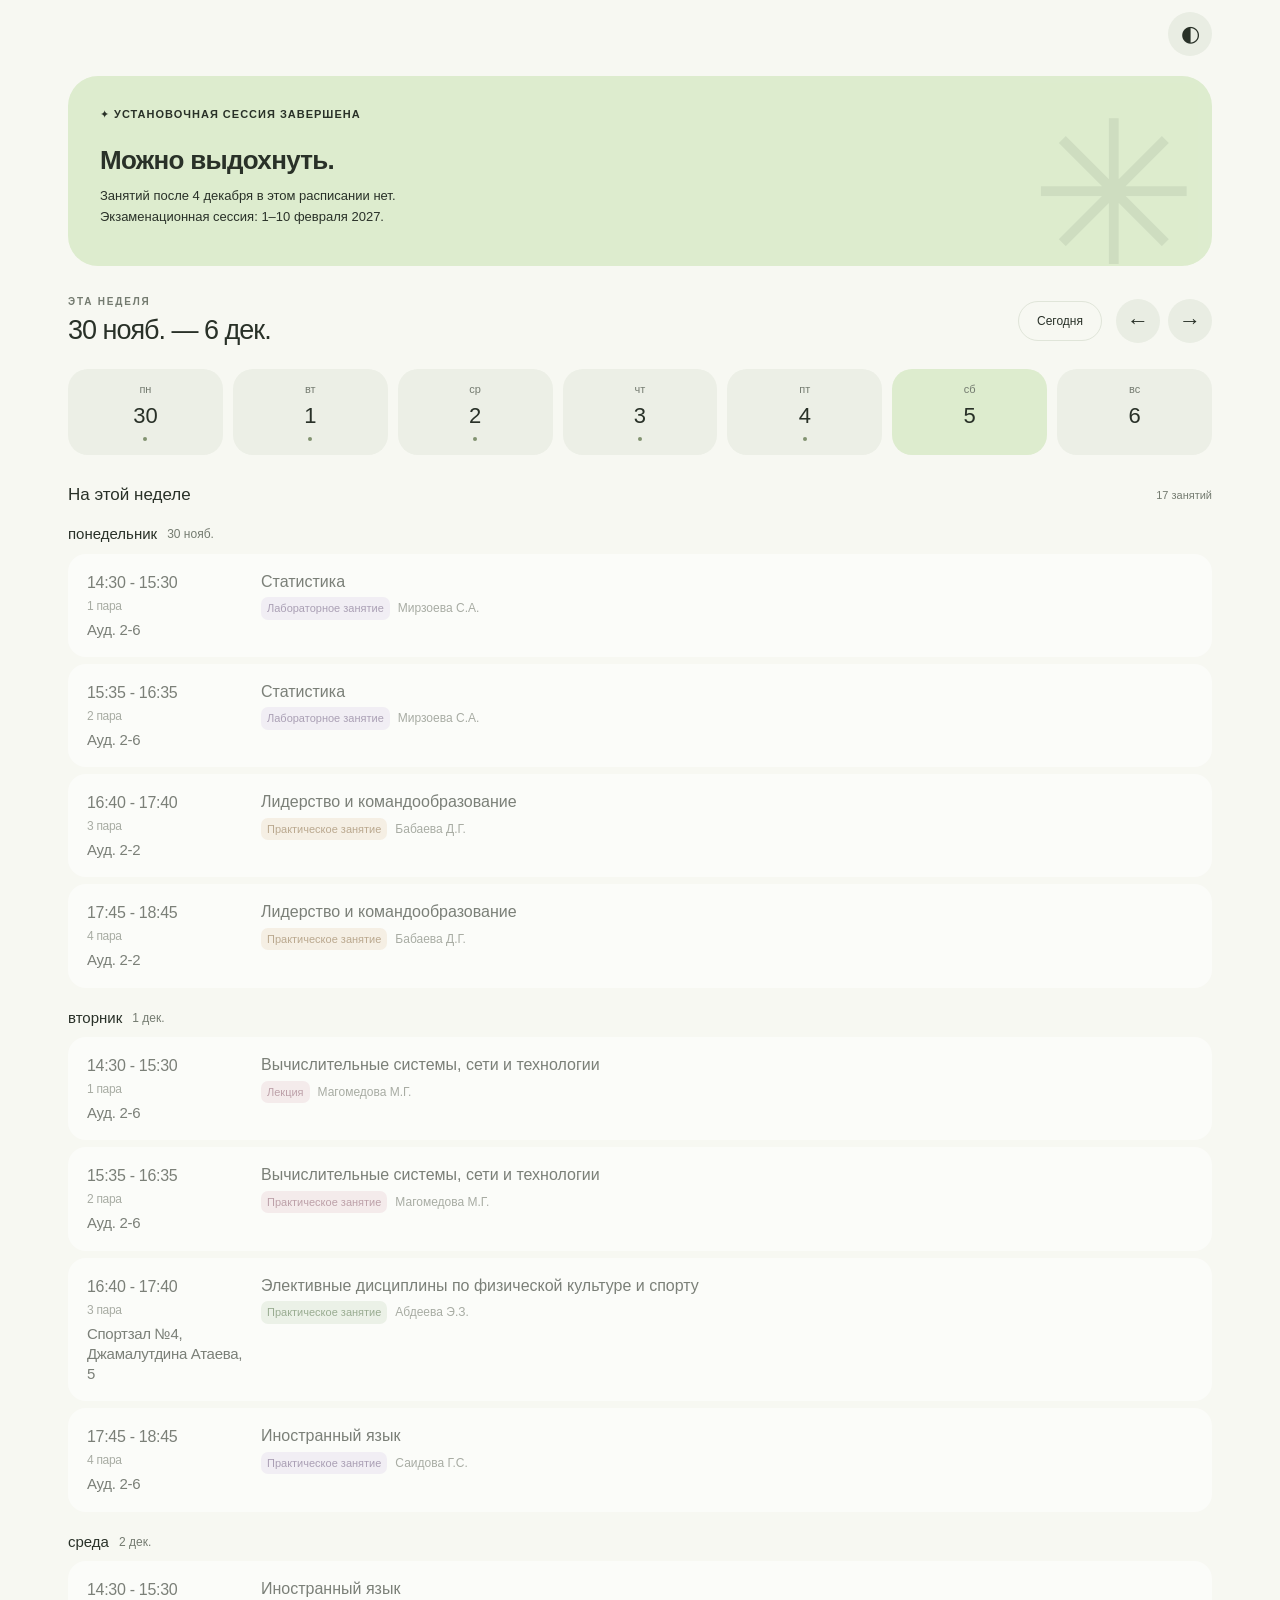
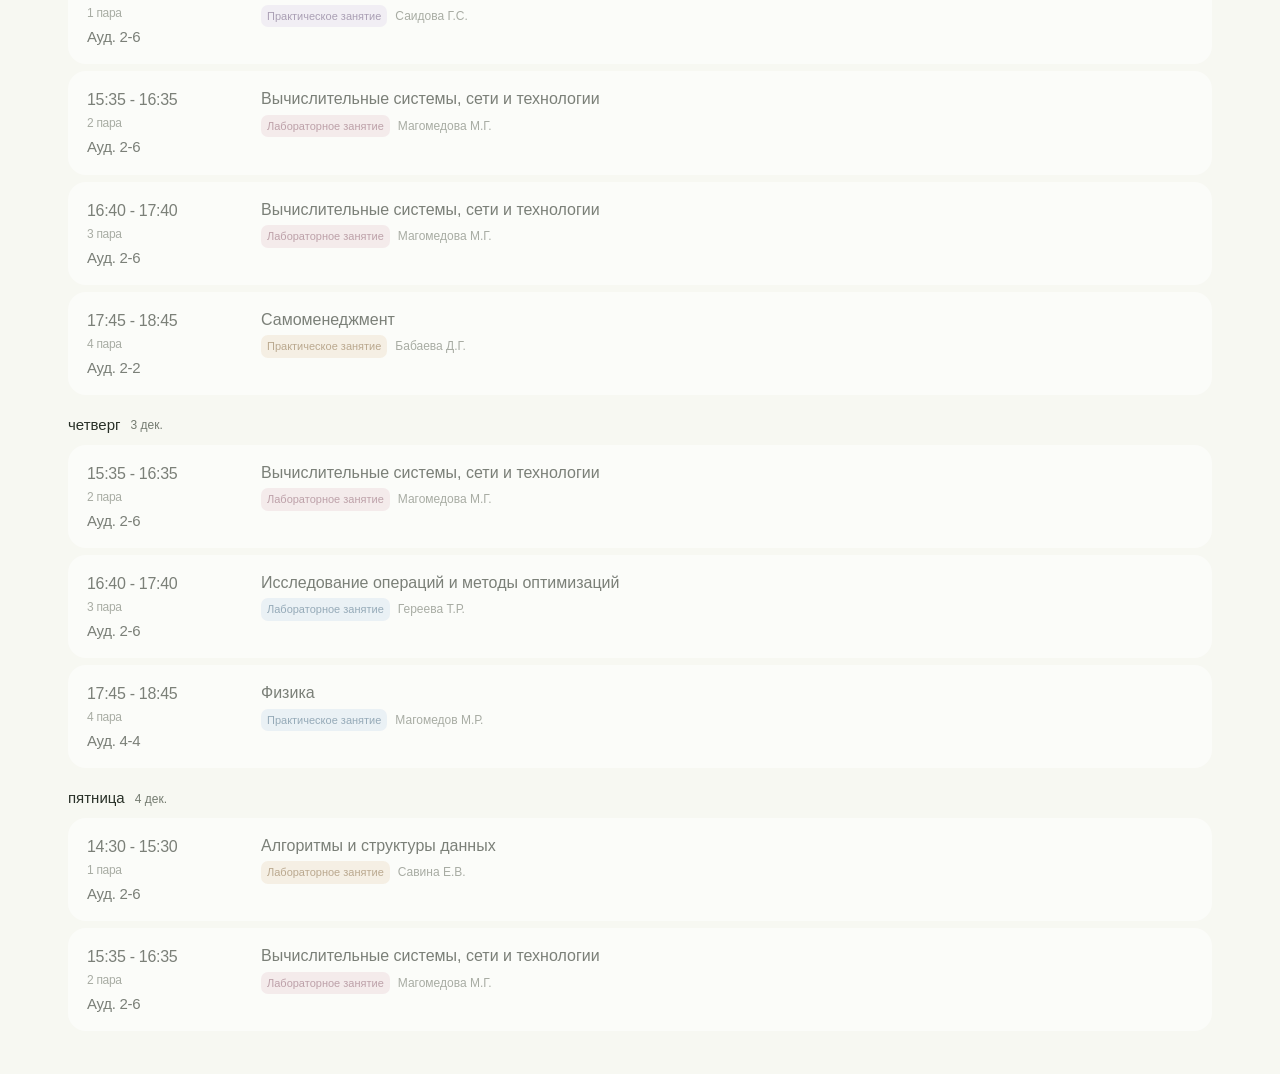
<file: index.html>
<!doctype html>
<html lang="ru"><head><meta charset="utf-8"><meta name="viewport" content="width=device-width, initial-scale=1"><meta name="theme-color" content="#e5eddb"><meta name="description" content="Расписание пар ДГУНХ — прикладная информатика, 2 курс"><title>Мои пары</title><link rel="stylesheet" href="style.css"></head>
<body><div class="shell"><header><button id="theme" class="icon" aria-label="Переключить тему">◐</button></header>
<main><section class="overview"><div id="now" class="now" aria-live="polite">Загружаем расписание…</div></section>
<section class="calendar" aria-label="Расписание на неделю"><div class="weekbar"><div><p class="eyebrow" id="week-label">ЭТА НЕДЕЛЯ</p><h2 id="range"></h2></div><div class="controls"><button id="today">Сегодня</button><button id="prev" class="icon" aria-label="Предыдущая неделя">←</button><button id="next" class="icon" aria-label="Следующая неделя">→</button></div></div><div id="weekdays" class="weekdays"></div><div class="list-heading"><h3>На этой неделе</h3><span id="count"></span></div><div id="schedule" class="schedule" aria-live="polite"></div></section>
</main></div><script id="schedule-data" type="application/json">{
  "title": "Прикладная информатика",
  "group": "1 группа · 2 курс",
  "institution": "ДГУНХ",
  "timezone": "Europe/Moscow",
  "startDate": "2026-11-05",
  "endDate": "2026-12-04",
  "examSession": {
    "start": "2027-02-01",
    "end": "2027-02-10",
    "note": "В PDF указан только период, расписание экзаменов отсутствует."
  },
  "notes": [
    "Аудитории двух лабораторных занятий 17 ноября не указаны в оригинале.",
    "Пустая строка 3-й пары 4 декабря не считается занятием."
  ],
  "bells": [
    {
      "pair": 0,
      "start": "13:25",
      "end": "14:25"
    },
    {
      "pair": 1,
      "start": "14:30",
      "end": "15:30"
    },
    {
      "pair": 2,
      "start": "15:35",
      "end": "16:35"
    },
    {
      "pair": 3,
      "start": "16:40",
      "end": "17:40"
    },
    {
      "pair": 4,
      "start": "17:45",
      "end": "18:45"
    }
  ],
  "lessons": [
    {
      "date": "2026-11-05",
      "pair": 1,
      "subject": "Иностранный язык",
      "teacher": "Саидова Г.С.",
      "room": "2-6",
      "type": "Практическое занятие",
      "color": 0
    },
    {
      "date": "2026-11-05",
      "pair": 2,
      "subject": "Исследование операций и методы оптимизаций",
      "teacher": "Гереева Т.Р.",
      "room": "2-6",
      "type": "Лекция",
      "color": 1
    },
    {
      "date": "2026-11-05",
      "pair": 3,
      "subject": "Исследование операций и методы оптимизаций",
      "teacher": "Гереева Т.Р.",
      "room": "2-6",
      "type": "Практическое занятие",
      "color": 1
    },
    {
      "date": "2026-11-06",
      "pair": 0,
      "subject": "Алгоритмы и структуры данных",
      "teacher": "Савина Е.В.",
      "room": "3-4",
      "type": "Лекция",
      "color": 2
    },
    {
      "date": "2026-11-06",
      "pair": 1,
      "subject": "Алгоритмы и структуры данных",
      "teacher": "Савина Е.В.",
      "room": "3-8",
      "type": "Лабораторное занятие",
      "color": 2
    },
    {
      "date": "2026-11-06",
      "pair": 2,
      "subject": "Технологии и методы программирования",
      "teacher": "Гебекова П.И.",
      "room": "2-6",
      "type": "Лекция",
      "color": 3
    },
    {
      "date": "2026-11-06",
      "pair": 3,
      "subject": "Технологии и методы программирования",
      "teacher": "Гебекова П.И.",
      "room": "2-6",
      "type": "Практическое занятие",
      "color": 3
    },
    {
      "date": "2026-11-07",
      "pair": 0,
      "subject": "Алгоритмы и структуры данных",
      "teacher": "Савина Е.В.",
      "room": "3-4",
      "type": "Лекция",
      "color": 2
    },
    {
      "date": "2026-11-07",
      "pair": 1,
      "subject": "Алгоритмы и структуры данных",
      "teacher": "Савина Е.В.",
      "room": "2-6",
      "type": "Лабораторное занятие",
      "color": 2
    },
    {
      "date": "2026-11-07",
      "pair": 2,
      "subject": "Программная инженерия",
      "teacher": "Кулибеков Н.А.",
      "room": "2-6",
      "type": "Лекция",
      "color": 4
    },
    {
      "date": "2026-11-07",
      "pair": 3,
      "subject": "Программная инженерия",
      "teacher": "Кулибеков Н.А.",
      "room": "2-6",
      "type": "Практическое занятие",
      "color": 4
    },
    {
      "date": "2026-11-09",
      "pair": 1,
      "subject": "Экономический анализ",
      "teacher": "Батырмурзаева З.М.",
      "room": "2-6",
      "type": "Лекция",
      "color": 0
    },
    {
      "date": "2026-11-09",
      "pair": 2,
      "subject": "Экономический анализ",
      "teacher": "Батырмурзаева З.М.",
      "room": "2-6",
      "type": "Практическое занятие",
      "color": 0
    },
    {
      "date": "2026-11-09",
      "pair": 3,
      "subject": "Операционные системы",
      "teacher": "Сагидулаева",
      "room": "2-6",
      "type": "Лекция",
      "color": 1
    },
    {
      "date": "2026-11-09",
      "pair": 4,
      "subject": "Лидерство и командообразование",
      "teacher": "Бабаева Д.Г.",
      "room": "2-2",
      "type": "Практическое занятие",
      "color": 2
    },
    {
      "date": "2026-11-10",
      "pair": 0,
      "subject": "Экономический анализ",
      "teacher": "Батырмурзаева З.М.",
      "room": "2-6",
      "type": "Лекция",
      "color": 0
    },
    {
      "date": "2026-11-10",
      "pair": 1,
      "subject": "Экономический анализ",
      "teacher": "Батырмурзаева З.М.",
      "room": "2-6",
      "type": "Лабораторное занятие",
      "color": 0
    },
    {
      "date": "2026-11-10",
      "pair": 2,
      "subject": "Операционные системы",
      "teacher": "Сагидулаева",
      "room": "2-6",
      "type": "Лекция",
      "color": 1
    },
    {
      "date": "2026-11-10",
      "pair": 3,
      "subject": "Операционные системы",
      "teacher": "Сагидулаева",
      "room": "2-6",
      "type": "Практическое занятие",
      "color": 1
    },
    {
      "date": "2026-11-11",
      "pair": 0,
      "subject": "Программирование на языке Python",
      "teacher": "Шихвеледова Т.А.",
      "room": "2-6",
      "type": "Лекция",
      "color": 3
    },
    {
      "date": "2026-11-11",
      "pair": 1,
      "subject": "Программирование на языке Python",
      "teacher": "Шихвеледова Т.А.",
      "room": "2-6",
      "type": "Практическое занятие",
      "color": 3
    },
    {
      "date": "2026-11-11",
      "pair": 2,
      "subject": "Вычислительные системы, сети и технологии",
      "teacher": "Магомедова М.Г.",
      "room": "2-6",
      "type": "Лекция",
      "color": 4
    },
    {
      "date": "2026-11-11",
      "pair": 3,
      "subject": "Вычислительные системы, сети и технологии",
      "teacher": "Магомедова М.Г.",
      "room": "2-6",
      "type": "Практическое занятие",
      "color": 4
    },
    {
      "date": "2026-11-12",
      "pair": 0,
      "subject": "Безопасность жизнедеятельности",
      "teacher": "Дагиров А.А.",
      "room": "2-9",
      "type": "Лекция",
      "color": 0
    },
    {
      "date": "2026-11-12",
      "pair": 1,
      "subject": "Безопасность жизнедеятельности",
      "teacher": "Дагиров А.А.",
      "room": "2-9",
      "type": "Практическое занятие",
      "color": 0
    },
    {
      "date": "2026-11-12",
      "pair": 2,
      "subject": "Исследование операций и методы оптимизаций",
      "teacher": "Гереева Т.Р.",
      "room": "2-6",
      "type": "Лекция",
      "color": 1
    },
    {
      "date": "2026-11-12",
      "pair": 3,
      "subject": "Исследование операций и методы оптимизаций",
      "teacher": "Гереева Т.Р.",
      "room": "2-6",
      "type": "Практическое занятие",
      "color": 1
    },
    {
      "date": "2026-11-13",
      "pair": 1,
      "subject": "Технологии и методы программирования",
      "teacher": "Гебекова П.И.",
      "room": "2-6",
      "type": "Лекция",
      "color": 3
    },
    {
      "date": "2026-11-13",
      "pair": 2,
      "subject": "Технологии и методы программирования",
      "teacher": "Гебекова П.И.",
      "room": "2-6",
      "type": "Практическое занятие",
      "color": 3
    },
    {
      "date": "2026-11-13",
      "pair": 3,
      "subject": "Иностранный язык",
      "teacher": "Саидова Г.С.",
      "room": "2-6",
      "type": "Практическое занятие",
      "color": 0
    },
    {
      "date": "2026-11-13",
      "pair": 4,
      "subject": "Физика",
      "teacher": "Магомедов М.Р.",
      "room": "4-4",
      "type": "Лекция",
      "color": 1
    },
    {
      "date": "2026-11-14",
      "pair": 1,
      "subject": "Самоменеджмент",
      "teacher": "Бабаева Д.Г.",
      "room": "2-2",
      "type": "Лекция",
      "color": 2
    },
    {
      "date": "2026-11-14",
      "pair": 2,
      "subject": "Программная инженерия",
      "teacher": "Кулибеков Н.А.",
      "room": "2-6",
      "type": "Лабораторное занятие",
      "color": 4
    },
    {
      "date": "2026-11-14",
      "pair": 3,
      "subject": "Программная инженерия",
      "teacher": "Кулибеков Н.А.",
      "room": "2-6",
      "type": "Лекция",
      "color": 4
    },
    {
      "date": "2026-11-14",
      "pair": 4,
      "subject": "Самоменеджмент",
      "teacher": "Бабаева Д.Г.",
      "room": "2-2",
      "type": "Практическое занятие",
      "color": 2
    },
    {
      "date": "2026-11-16",
      "pair": 0,
      "subject": "Лидерство и командообразование",
      "teacher": "Бабаева Д.Г.",
      "room": "2-2",
      "type": "Лекция",
      "color": 2
    },
    {
      "date": "2026-11-16",
      "pair": 1,
      "subject": "Операционные системы",
      "teacher": "Сагидулаева",
      "room": "2-6",
      "type": "Практическое занятие",
      "color": 1
    },
    {
      "date": "2026-11-16",
      "pair": 2,
      "subject": "Операционные системы",
      "teacher": "Сагидулаева",
      "room": "2-6",
      "type": "Лекция",
      "color": 1
    },
    {
      "date": "2026-11-16",
      "pair": 3,
      "subject": "Элективные дисциплины по физической культуре и спорту",
      "teacher": "Абдеева Э.З.",
      "room": "Спортзал №4, Джамалутдина Атаева, 5",
      "type": "Практическое занятие",
      "color": 3
    },
    {
      "date": "2026-11-17",
      "pair": 1,
      "subject": "Управление информационными системами",
      "teacher": "Сагидулаева",
      "room": null,
      "type": "Лабораторное занятие",
      "color": 4
    },
    {
      "date": "2026-11-17",
      "pair": 2,
      "subject": "Управление информационными системами",
      "teacher": "Сагидулаева",
      "room": null,
      "type": "Лабораторное занятие",
      "color": 4
    },
    {
      "date": "2026-11-17",
      "pair": 3,
      "subject": "Элективные дисциплины по физической культуре и спорту",
      "teacher": "Абдеева Э.З.",
      "room": "Спортзал №4, Джамалутдина Атаева, 5",
      "type": "Практическое занятие",
      "color": 3
    },
    {
      "date": "2026-11-18",
      "pair": 1,
      "subject": "Управление информационными системами",
      "teacher": "Сагидулаева",
      "room": "2-6",
      "type": "Практическое занятие",
      "color": 4
    },
    {
      "date": "2026-11-18",
      "pair": 2,
      "subject": "Безопасность жизнедеятельности",
      "teacher": "Дагиров А.А.",
      "room": "2-9",
      "type": "Лекция",
      "color": 0
    },
    {
      "date": "2026-11-18",
      "pair": 3,
      "subject": "Безопасность жизнедеятельности",
      "teacher": "Дагиров А.А.",
      "room": "2-9",
      "type": "Практическое занятие",
      "color": 0
    },
    {
      "date": "2026-11-18",
      "pair": 4,
      "subject": "Физика",
      "teacher": "Магомедов М.Р.",
      "room": "4-4",
      "type": "Практическое занятие",
      "color": 1
    },
    {
      "date": "2026-11-19",
      "pair": 0,
      "subject": "Программирование на языке Python",
      "teacher": "Шихвеледова Т.А.",
      "room": "2-6",
      "type": "Лабораторное занятие",
      "color": 3
    },
    {
      "date": "2026-11-19",
      "pair": 1,
      "subject": "Программирование на языке Python",
      "teacher": "Шихвеледова Т.А.",
      "room": "2-6",
      "type": "Лабораторное занятие",
      "color": 3
    },
    {
      "date": "2026-11-19",
      "pair": 2,
      "subject": "Исследование операций и методы оптимизаций",
      "teacher": "Гереева Т.Р.",
      "room": "2-6",
      "type": "Лекция",
      "color": 1
    },
    {
      "date": "2026-11-19",
      "pair": 3,
      "subject": "Исследование операций и методы оптимизаций",
      "teacher": "Гереева Т.Р.",
      "room": "2-6",
      "type": "Практическое занятие",
      "color": 1
    },
    {
      "date": "2026-11-20",
      "pair": 2,
      "subject": "Безопасность жизнедеятельности",
      "teacher": "Дагиров А.А.",
      "room": "2-9",
      "type": "Практическое занятие",
      "color": 0
    },
    {
      "date": "2026-11-20",
      "pair": 3,
      "subject": "Технологии и методы программирования",
      "teacher": "Гебекова П.И.",
      "room": "2-6",
      "type": "Лабораторное занятие",
      "color": 3
    },
    {
      "date": "2026-11-20",
      "pair": 4,
      "subject": "Физика",
      "teacher": "Магомедов М.Р.",
      "room": "4-4",
      "type": "Лекция",
      "color": 1
    },
    {
      "date": "2026-11-21",
      "pair": 0,
      "subject": "Лидерство и командообразование",
      "teacher": "Бабаева Д.Г.",
      "room": "2-2",
      "type": "Лекция",
      "color": 2
    },
    {
      "date": "2026-11-21",
      "pair": 1,
      "subject": "Лидерство и командообразование",
      "teacher": "Бабаева Д.Г.",
      "room": "2-2",
      "type": "Практическое занятие",
      "color": 2
    },
    {
      "date": "2026-11-21",
      "pair": 2,
      "subject": "Программная инженерия",
      "teacher": "Кулибеков Н.А.",
      "room": "2-6",
      "type": "Лекция",
      "color": 4
    },
    {
      "date": "2026-11-21",
      "pair": 3,
      "subject": "Программная инженерия",
      "teacher": "Кулибеков Н.А.",
      "room": "2-6",
      "type": "Лабораторное занятие",
      "color": 4
    },
    {
      "date": "2026-11-23",
      "pair": 1,
      "subject": "Статистика",
      "teacher": "Мирзоева С.А.",
      "room": "2-6",
      "type": "Лекция",
      "color": 0
    },
    {
      "date": "2026-11-23",
      "pair": 2,
      "subject": "Статистика",
      "teacher": "Мирзоева С.А.",
      "room": "2-6",
      "type": "Практическое занятие",
      "color": 0
    },
    {
      "date": "2026-11-23",
      "pair": 3,
      "subject": "Управление информационными системами",
      "teacher": "Сагидулаева",
      "room": "2-6",
      "type": "Лекция",
      "color": 4
    },
    {
      "date": "2026-11-23",
      "pair": 4,
      "subject": "Самоменеджмент",
      "teacher": "Бабаева Д.Г.",
      "room": "2-2",
      "type": "Практическое занятие",
      "color": 2
    },
    {
      "date": "2026-11-24",
      "pair": 1,
      "subject": "Вычислительные системы, сети и технологии",
      "teacher": "Магомедова М.Г.",
      "room": "2-6",
      "type": "Практическое занятие",
      "color": 4
    },
    {
      "date": "2026-11-24",
      "pair": 2,
      "subject": "Управление информационными системами",
      "teacher": "Сагидулаева",
      "room": "2-6",
      "type": "Лекция",
      "color": 4
    },
    {
      "date": "2026-11-24",
      "pair": 3,
      "subject": "Управление информационными системами",
      "teacher": "Сагидулаева",
      "room": "2-6",
      "type": "Практическое занятие",
      "color": 4
    },
    {
      "date": "2026-11-25",
      "pair": 0,
      "subject": "Операционные системы",
      "teacher": "Сагидулаева",
      "room": "2-6",
      "type": "Лабораторное занятие",
      "color": 1
    },
    {
      "date": "2026-11-25",
      "pair": 1,
      "subject": "Операционные системы",
      "teacher": "Сагидулаева",
      "room": "2-6",
      "type": "Лабораторное занятие",
      "color": 1
    },
    {
      "date": "2026-11-25",
      "pair": 2,
      "subject": "Вычислительные системы, сети и технологии",
      "teacher": "Магомедова М.Г.",
      "room": "2-6",
      "type": "Лекция",
      "color": 4
    },
    {
      "date": "2026-11-25",
      "pair": 3,
      "subject": "Вычислительные системы, сети и технологии",
      "teacher": "Магомедова М.Г.",
      "room": "2-6",
      "type": "Практическое занятие",
      "color": 4
    },
    {
      "date": "2026-11-26",
      "pair": 2,
      "subject": "Исследование операций и методы оптимизаций",
      "teacher": "Гереева Т.Р.",
      "room": "2-6",
      "type": "Лабораторное занятие",
      "color": 1
    },
    {
      "date": "2026-11-26",
      "pair": 3,
      "subject": "Исследование операций и методы оптимизаций",
      "teacher": "Гереева Т.Р.",
      "room": "2-6",
      "type": "Лабораторное занятие",
      "color": 1
    },
    {
      "date": "2026-11-26",
      "pair": 4,
      "subject": "Вычислительные системы, сети и технологии",
      "teacher": "Магомедова М.Г.",
      "room": "2-6",
      "type": "Практическое занятие",
      "color": 4
    },
    {
      "date": "2026-11-27",
      "pair": 1,
      "subject": "Технологии и методы программирования",
      "teacher": "Гебекова П.И.",
      "room": "2-6",
      "type": "Лабораторное занятие",
      "color": 3
    },
    {
      "date": "2026-11-27",
      "pair": 2,
      "subject": "Вычислительные системы, сети и технологии",
      "teacher": "Магомедова М.Г.",
      "room": "2-6",
      "type": "Практическое занятие",
      "color": 4
    },
    {
      "date": "2026-11-27",
      "pair": 3,
      "subject": "Вычислительные системы, сети и технологии",
      "teacher": "Магомедова М.Г.",
      "room": "2-6",
      "type": "Лабораторное занятие",
      "color": 4
    },
    {
      "date": "2026-11-28",
      "pair": 0,
      "subject": "Самоменеджмент",
      "teacher": "Бабаева Д.Г.",
      "room": "2-2",
      "type": "Лекция",
      "color": 2
    },
    {
      "date": "2026-11-28",
      "pair": 1,
      "subject": "Самоменеджмент",
      "teacher": "Бабаева Д.Г.",
      "room": "2-2",
      "type": "Практическое занятие",
      "color": 2
    },
    {
      "date": "2026-11-28",
      "pair": 2,
      "subject": "Иностранный язык",
      "teacher": "Саидова Г.С.",
      "room": "2-6",
      "type": "Практическое занятие",
      "color": 0
    },
    {
      "date": "2026-11-28",
      "pair": 3,
      "subject": "Иностранный язык",
      "teacher": "Саидова Г.С.",
      "room": "2-6",
      "type": "Практическое занятие",
      "color": 0
    },
    {
      "date": "2026-11-30",
      "pair": 1,
      "subject": "Статистика",
      "teacher": "Мирзоева С.А.",
      "room": "2-6",
      "type": "Лабораторное занятие",
      "color": 0
    },
    {
      "date": "2026-11-30",
      "pair": 2,
      "subject": "Статистика",
      "teacher": "Мирзоева С.А.",
      "room": "2-6",
      "type": "Лабораторное занятие",
      "color": 0
    },
    {
      "date": "2026-11-30",
      "pair": 3,
      "subject": "Лидерство и командообразование",
      "teacher": "Бабаева Д.Г.",
      "room": "2-2",
      "type": "Практическое занятие",
      "color": 2
    },
    {
      "date": "2026-11-30",
      "pair": 4,
      "subject": "Лидерство и командообразование",
      "teacher": "Бабаева Д.Г.",
      "room": "2-2",
      "type": "Практическое занятие",
      "color": 2
    },
    {
      "date": "2026-12-01",
      "pair": 1,
      "subject": "Вычислительные системы, сети и технологии",
      "teacher": "Магомедова М.Г.",
      "room": "2-6",
      "type": "Лекция",
      "color": 4
    },
    {
      "date": "2026-12-01",
      "pair": 2,
      "subject": "Вычислительные системы, сети и технологии",
      "teacher": "Магомедова М.Г.",
      "room": "2-6",
      "type": "Практическое занятие",
      "color": 4
    },
    {
      "date": "2026-12-01",
      "pair": 3,
      "subject": "Элективные дисциплины по физической культуре и спорту",
      "teacher": "Абдеева Э.З.",
      "room": "Спортзал №4, Джамалутдина Атаева, 5",
      "type": "Практическое занятие",
      "color": 3
    },
    {
      "date": "2026-12-01",
      "pair": 4,
      "subject": "Иностранный язык",
      "teacher": "Саидова Г.С.",
      "room": "2-6",
      "type": "Практическое занятие",
      "color": 0
    },
    {
      "date": "2026-12-02",
      "pair": 1,
      "subject": "Иностранный язык",
      "teacher": "Саидова Г.С.",
      "room": "2-6",
      "type": "Практическое занятие",
      "color": 0
    },
    {
      "date": "2026-12-02",
      "pair": 2,
      "subject": "Вычислительные системы, сети и технологии",
      "teacher": "Магомедова М.Г.",
      "room": "2-6",
      "type": "Лабораторное занятие",
      "color": 4
    },
    {
      "date": "2026-12-02",
      "pair": 3,
      "subject": "Вычислительные системы, сети и технологии",
      "teacher": "Магомедова М.Г.",
      "room": "2-6",
      "type": "Лабораторное занятие",
      "color": 4
    },
    {
      "date": "2026-12-02",
      "pair": 4,
      "subject": "Самоменеджмент",
      "teacher": "Бабаева Д.Г.",
      "room": "2-2",
      "type": "Практическое занятие",
      "color": 2
    },
    {
      "date": "2026-12-03",
      "pair": 2,
      "subject": "Вычислительные системы, сети и технологии",
      "teacher": "Магомедова М.Г.",
      "room": "2-6",
      "type": "Лабораторное занятие",
      "color": 4
    },
    {
      "date": "2026-12-03",
      "pair": 3,
      "subject": "Исследование операций и методы оптимизаций",
      "teacher": "Гереева Т.Р.",
      "room": "2-6",
      "type": "Лабораторное занятие",
      "color": 1
    },
    {
      "date": "2026-12-03",
      "pair": 4,
      "subject": "Физика",
      "teacher": "Магомедов М.Р.",
      "room": "4-4",
      "type": "Практическое занятие",
      "color": 1
    },
    {
      "date": "2026-12-04",
      "pair": 1,
      "subject": "Алгоритмы и структуры данных",
      "teacher": "Савина Е.В.",
      "room": "2-6",
      "type": "Лабораторное занятие",
      "color": 2
    },
    {
      "date": "2026-12-04",
      "pair": 2,
      "subject": "Вычислительные системы, сети и технологии",
      "teacher": "Магомедова М.Г.",
      "room": "2-6",
      "type": "Лабораторное занятие",
      "color": 4
    }
  ]
}
</script><script src="app.js"></script></body></html>
</file>
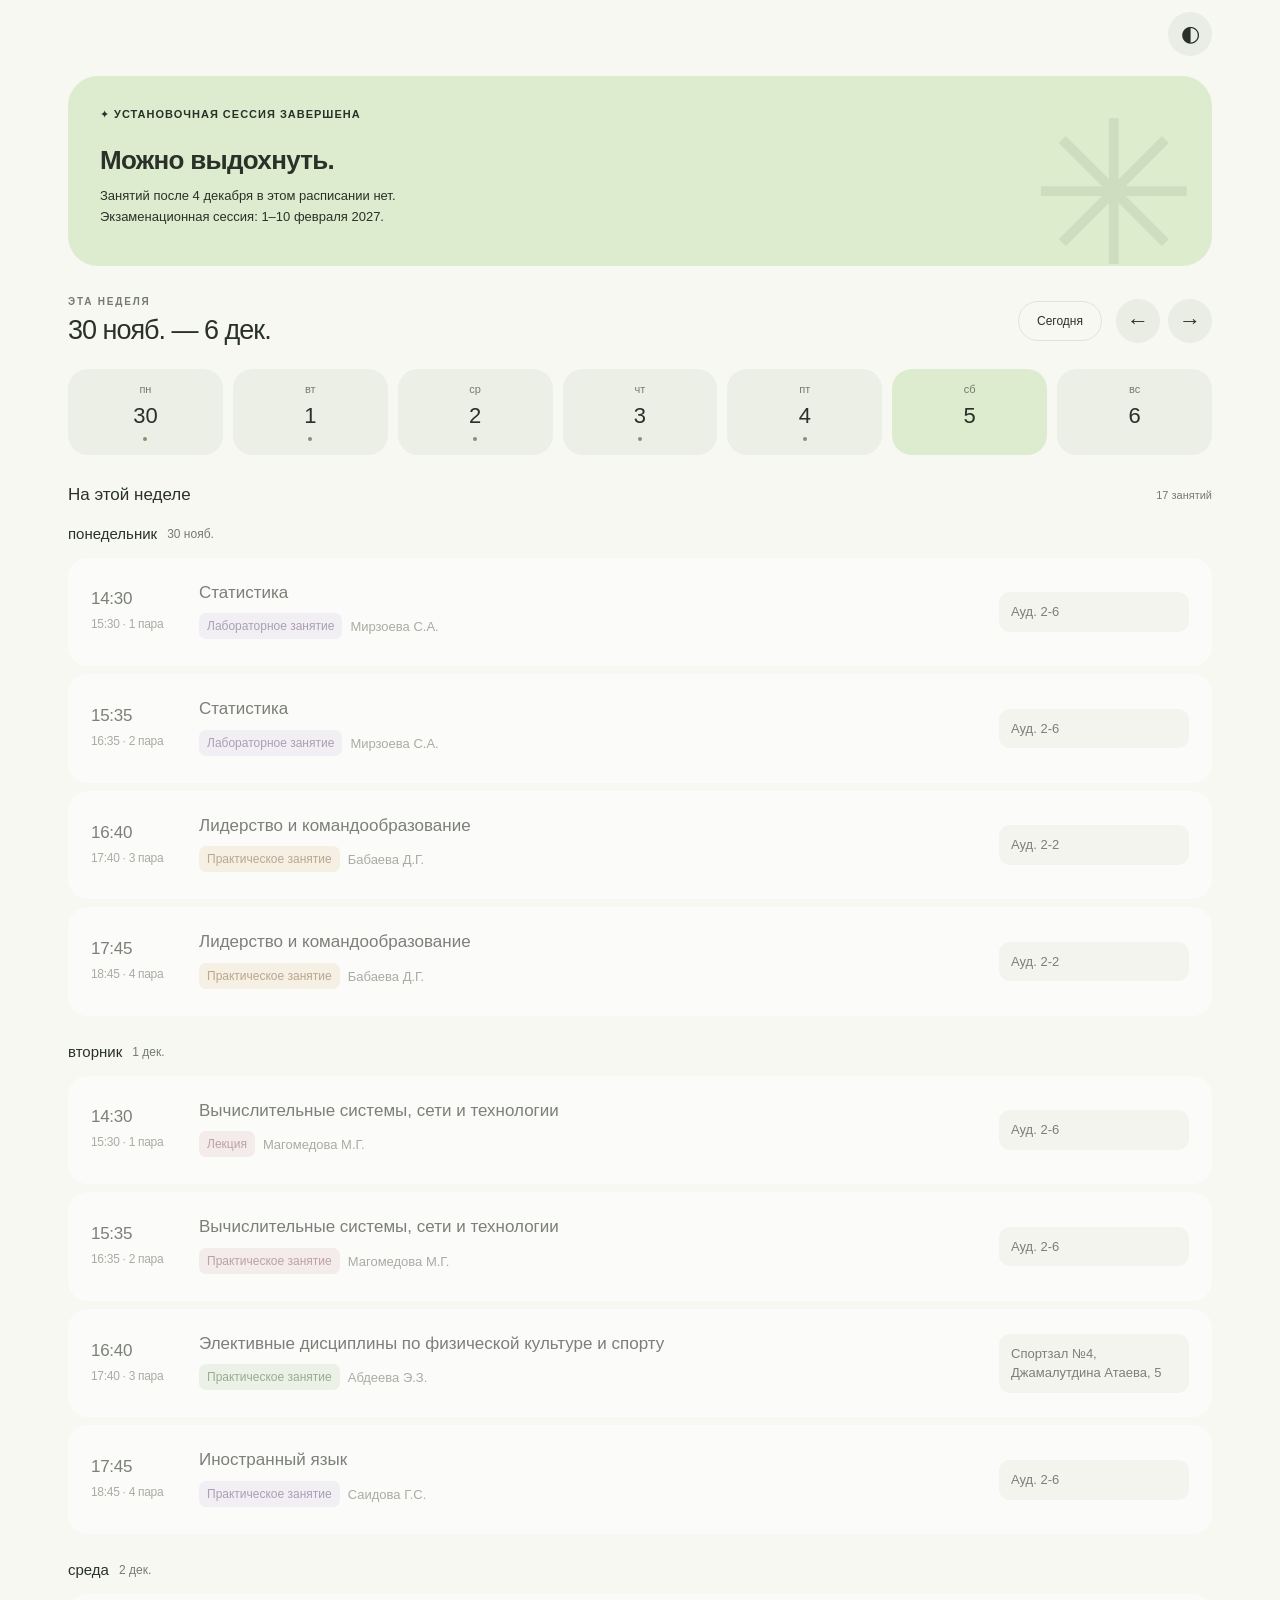
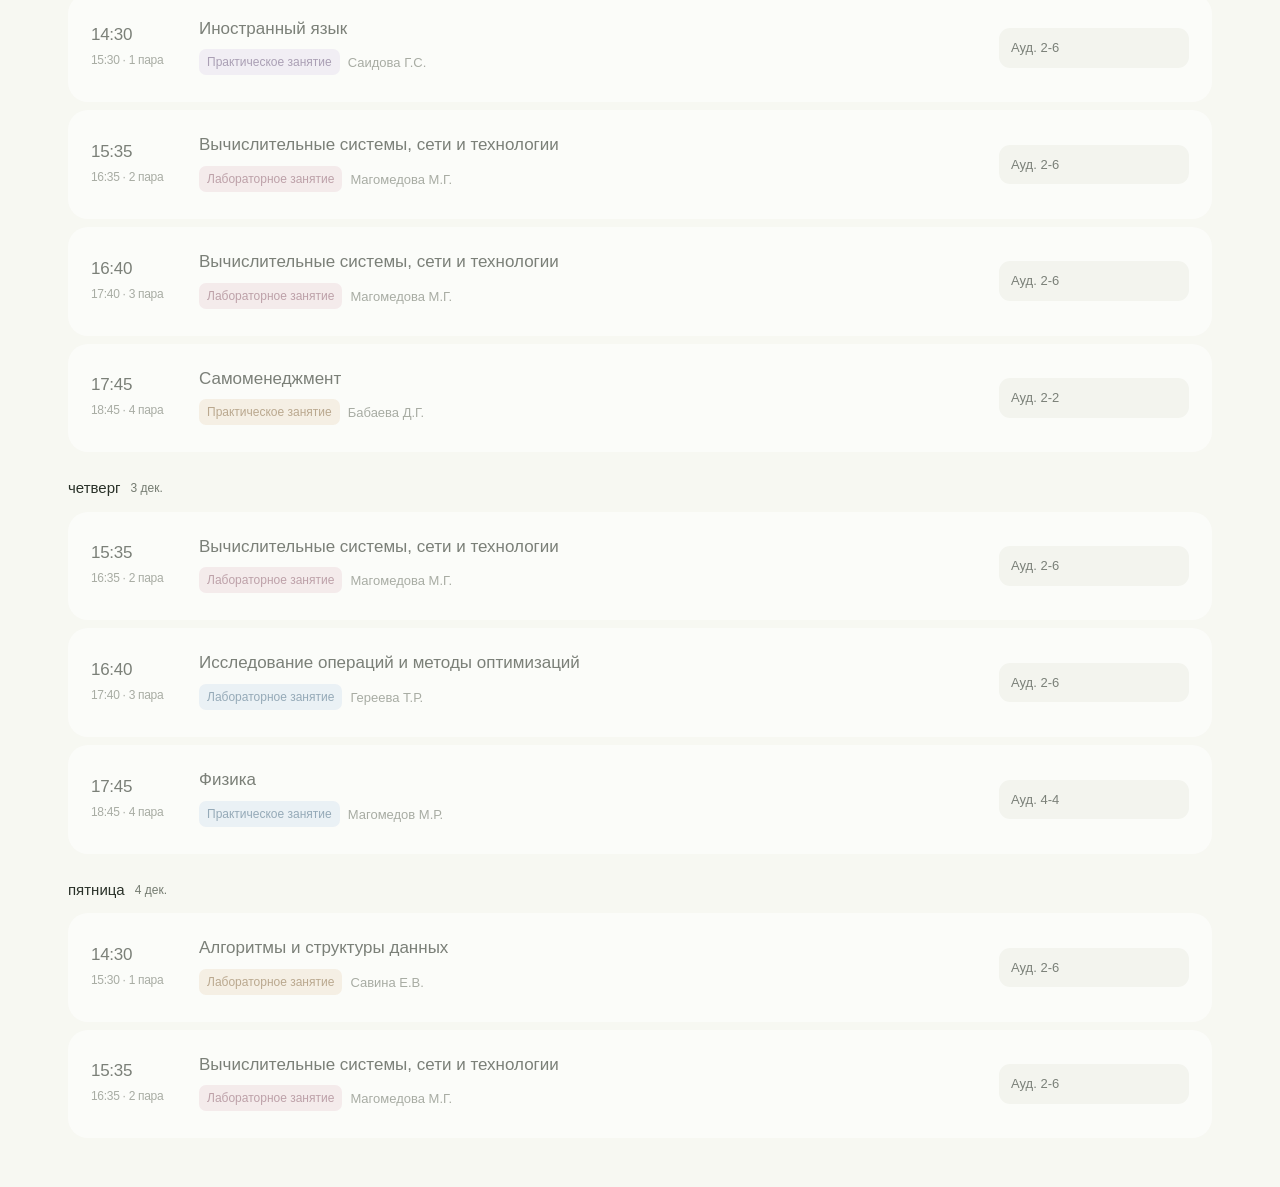
<file: moi-pary.html>
<!doctype html>
<html lang="ru"><head><meta charset="utf-8"><meta name="viewport" content="width=device-width, initial-scale=1"><meta name="theme-color" content="#e5eddb"><meta name="description" content="Расписание пар ДГУНХ — прикладная информатика, 2 курс"><title>Мои пары</title><style>
:root{font-family:Arial,Helvetica,sans-serif;color:#293128;background:#f7f8f2;font-synthesis:none;--surface:#fff;--muted:#747b70;--line:#e0e5d9;--green:#ddecce;--ink:#293128;--accent:#435d36}*{box-sizing:border-box}body{margin:0}button,a{-webkit-tap-highlight-color:transparent}button{font:inherit;cursor:pointer;border:0;color:inherit}button:focus-visible,a:focus-visible,summary:focus-visible{outline:3px solid #759b55;outline-offset:4px}a{color:inherit}.shell{max-width:1240px;padding:0 48px;margin:auto}header{height:105px;display:flex;align-items:center;justify-content:space-between;border-bottom:1px solid var(--line)}.brand{text-decoration:none;font-size:23px;font-weight:700;display:flex;gap:12px;align-items:center}.logo{display:grid;place-items:center;width:42px;height:42px;background:var(--green);border-radius:15px;font-size:29px}.icon{width:44px;height:44px;border-radius:50%;background:#e9ede3;font-size:22px;display:inline-grid;place-items:center}.intro{display:flex;justify-content:space-between;align-items:center;margin:50px 0 34px}.eyebrow{font-size:10px;letter-spacing:1.8px;font-weight:700;margin:0 0 15px;color:var(--muted)}h1{font-size:clamp(32px,4.3vw,54px);letter-spacing:-2.7px;margin:0;font-weight:500}h1 span{color:#819f64}.subtitle{color:var(--muted);font-size:14px;margin:15px 0 0}.semester{font-size:10px;letter-spacing:2px;border:1px solid var(--line);border-radius:50%;width:91px;height:91px;display:flex;flex-direction:column;justify-content:center;text-align:center;transform:rotate(9deg)}.semester strong{font-size:25px;letter-spacing:-1px;margin-top:4px}.overview{display:grid;grid-template-columns:1.65fr 1fr;gap:18px;margin-bottom:45px}.now{background:var(--green);padding:28px 32px;border-radius:30px;min-height:227px;position:relative;overflow:hidden}.now:after{content:'✳';position:absolute;right:14px;bottom:-45px;font-size:200px;opacity:.08;pointer-events:none}.status{display:inline-flex;align-items:center;gap:8px;font-size:11px;font-weight:bold;letter-spacing:1px}.dot{width:7px;height:7px;background:#476539;border-radius:50%;box-shadow:0 0 0 4px #47653915}.now h2{font-size:26px;line-height:1.25;max-width:85%;letter-spacing:-.7px;margin:20px 0 10px}.now p{font-size:13px;line-height:1.6;margin:0}.now .progress{height:4px;background:#47653920;border-radius:4px;margin-top:20px}.progress span{display:block;height:100%;background:#526d3e;border-radius:4px}.session{background:#ecefe6;padding:28px;border-radius:30px}.session h2{font-size:21px;letter-spacing:-.5px;margin:0 0 12px}.session p{font-size:13px;line-height:1.6;color:var(--muted)}.session a{display:flex;justify-content:space-between;font-size:12px;text-decoration:none;border-top:1px solid #d6dccf;padding-top:16px;margin-top:20px}.weekbar{display:flex;justify-content:space-between;align-items:center;margin-bottom:23px}.weekbar .eyebrow{margin-bottom:8px}.weekbar h2{font-size:27px;letter-spacing:-1px;margin:0;font-weight:500}.controls{display:flex;align-items:center;gap:8px}#today{background:transparent;border:1px solid var(--line);padding:12px 18px;border-radius:30px;font-size:12px;margin-right:6px}.weekdays{display:grid;grid-template-columns:repeat(7,1fr);gap:10px;margin-bottom:30px}.day-tab{background:#ecefe6;padding:14px 4px;border-radius:20px;display:flex;flex-direction:column;align-items:center;gap:8px;font-size:11px;color:var(--muted)}.day-tab strong{font-size:22px;color:var(--ink);font-weight:500}.day-tab.today{background:var(--green)}.day-tab.selected{outline:2px solid #7e9768;outline-offset:-2px}.day-tab i{width:4px;height:4px;border-radius:50%;background:#829371}.day-tab.empty i{opacity:0}.list-heading{display:flex;justify-content:space-between;align-items:center;margin:0 0 18px}.list-heading h3{font-size:17px;font-weight:500;margin:0}.list-heading span{font-size:11px;color:var(--muted)}.day-section{margin-bottom:25px;scroll-margin-top:20px}.day-title{display:flex;align-items:center;gap:10px;margin:0 0 12px;font-size:13px;font-weight:500}.day-title span{color:var(--muted);font-size:11px}.today-badge{background:var(--green);padding:4px 8px;border-radius:8px;color:var(--accent)!important}.lesson{display:grid;grid-template-columns:85px 1fr auto;gap:18px;align-items:center;padding:20px 22px;background:var(--surface);border-radius:20px;margin:8px 0;border:1px solid transparent}.lesson.active{border:2px solid #7b9a5b;background:#eaf2df}.time{font-size:16px;letter-spacing:-.3px}.time small{display:block;font-size:11px;color:var(--muted);margin-top:6px}.lesson h4{margin:0 0 8px;font-size:15px;line-height:1.35;font-weight:500}.meta{font-size:11px;color:var(--muted);line-height:1.6}.type{display:inline-block;background:#eee9f6;color:#78658c;padding:4px 8px;border-radius:7px;margin-right:8px;font-size:10px}.color-1 .type{background:#e3edf7;color:#557792}.color-2 .type{background:#f5eadb;color:#92744e}.color-3 .type{background:#e4eee1;color:#5c7a52}.color-4 .type{background:#f3e3e8;color:#976878}.room{font-size:12px;background:#f1f3ed;border-radius:11px;padding:10px 12px;max-width:190px;line-height:1.5}.active-tag{color:#476539;font-size:10px;font-weight:700;display:block;margin-top:7px}.past{opacity:.6}.empty-state{text-align:center;background:var(--surface);border-radius:24px;padding:45px 20px}.empty-state .symbol{font-size:45px;color:#879d71}.empty-state p{color:var(--muted);font-size:13px;line-height:1.7}.swipe-hint{text-align:center;font-size:10px;color:var(--muted);margin:30px 0}details{border-top:1px solid var(--line);padding:22px 0;font-size:12px;color:var(--muted);line-height:1.8}summary{cursor:pointer;color:var(--ink)}.bells{display:flex;flex-wrap:wrap;gap:10px;margin:20px 0}.bell{padding:8px 13px;background:#ecefe6;border-radius:12px}footer{border-top:1px solid var(--line);padding:24px 0 35px;display:flex;justify-content:space-between;font-size:10px;color:var(--muted)}.calendar{touch-action:pan-y}.schedule{animation:appear .22s ease}@keyframes appear{from{opacity:.4;transform:translateY(5px)}to{opacity:1;transform:none}}body.dark{--surface:#252b23;--muted:#acb5a5;--line:#394132;--green:#384d2d;--ink:#e1e9d9;--accent:#b7d79f;background:#1a2018;color:var(--ink)}.dark .session,.dark .day-tab,.dark .icon,.dark .bell{background:#2c3527}.dark .now h2,.dark .now p,.dark .status{color:#e1e9d9}.dark .lesson.active{background:#34472b}.dark .room{background:#343e2e}.dark .day-tab.today{background:var(--green)}@media(max-width:650px){.shell{padding:0 20px}header{height:79px}.brand{font-size:20px}.intro{margin:32px 0 25px}h1{font-size:34px;letter-spacing:-1.7px;max-width:270px}.eyebrow{font-size:8px;letter-spacing:1.2px}.subtitle{font-size:12px;line-height:1.6}.semester{display:none}.overview{grid-template-columns:1fr;margin-bottom:32px;gap:12px}.now{min-height:220px;padding:26px}.now h2{font-size:25px}.session{padding:20px 24px}.session h2{font-size:19px}.session p{display:none}.session a{margin-top:13px;padding-top:12px}.weekbar h2{font-size:22px}.controls{gap:5px}.icon{width:38px;height:38px}#today{padding:10px;font-size:11px;margin:0}.weekdays{gap:5px}.day-tab{border-radius:16px;padding:12px 0;font-size:10px}.day-tab strong{font-size:20px}.lesson{grid-template-columns:58px 1fr;gap:12px;padding:17px 14px;border-radius:18px;align-items:start}.time{font-size:14px;padding-top:2px}.lesson h4{font-size:14px}.room{grid-column:2;padding:0;background:transparent;font-size:11px;color:var(--muted);max-width:none;margin-top:-6px}.meta{font-size:10px}.type{margin-bottom:4px;font-size:9px}.list-heading h3{font-size:16px}.swipe-hint{font-size:9px}footer{display:block;line-height:2}footer span{display:block}}@media(prefers-reduced-motion:reduce){*{animation:none!important;scroll-behavior:auto!important}}


/* Compact schedule layout */
header{height:68px;justify-content:flex-end;border-bottom:0}main{padding-top:8px}.overview{grid-template-columns:1fr;margin-bottom:30px}.now{min-height:190px}.now h2{max-width:85%}details{margin-bottom:24px}@media(max-width:650px){header{height:58px}.now{min-height:190px}.overview{margin-bottom:28px}}

.overview{grid-template-columns:1.65fr 1fr}@media(max-width:650px){.overview{grid-template-columns:1fr}}
/* Keep the page background across the full viewport, including collapsed content. */
html{min-height:100%;background:#f7f8f2}body{min-height:100vh;min-height:100dvh}html:has(body.dark){background:#1a2018;color-scheme:dark}details:last-child{margin-bottom:0;padding-bottom:24px}

.session .bells{display:grid;grid-template-columns:1fr;gap:5px;margin:16px 0 0}.session .bell{padding:5px 0;background:transparent;border-radius:0;font-size:12px}.session p{margin-bottom:0}.calendar{padding-bottom:24px}@media(max-width:650px){.session .bells{grid-template-columns:repeat(2,minmax(0,1fr));gap:8px}.session p{display:block}.session .bell{font-size:11px}}

.overview{grid-template-columns:1fr}
/* Gentle motion and tactile feedback. */
body,.now,.session,.day-tab,.icon,.lesson,.room,.bell,#today{transition:background-color .3s ease,color .3s ease,border-color .25s ease,box-shadow .25s ease,opacity .2s ease,transform .2s ease}
button{transition:background-color .25s ease,transform .18s ease,box-shadow .25s ease}
button:active{transform:scale(.94)}
@media(hover:hover){.icon:hover,#today:hover{box-shadow:0 3px 12px #29312812;transform:translateY(-2px)}.day-tab:hover{transform:translateY(-3px)}.lesson:hover{transform:translateY(-2px);box-shadow:0 5px 20px #29312808}}
.schedule{animation:none;transition:opacity .13s ease,transform .13s ease}
.schedule.week-leave{opacity:0;transform:translateX(calc(var(--slide-from,24px) * -0.5))}
.schedule.week-enter{animation:week-arrive .32s cubic-bezier(.2,.7,.2,1) both}
@keyframes week-arrive{from{opacity:0;transform:translateX(var(--slide-from,24px))}to{opacity:1;transform:translateX(0)}}
.week-enter .lesson{animation:card-arrive .38s cubic-bezier(.2,.7,.2,1) both}.week-enter .lesson:nth-of-type(2){animation-delay:35ms}.week-enter .lesson:nth-of-type(3){animation-delay:65ms}.week-enter .lesson:nth-of-type(4){animation-delay:90ms}
@keyframes card-arrive{from{opacity:0;transform:translateY(8px)}to{opacity:1;transform:translateY(0)}}
@media(prefers-reduced-motion:reduce){*,*::before,*::after{animation:none!important;transition:none!important;scroll-behavior:auto!important}.schedule.week-leave{opacity:1;transform:none}}
/* Readable text and safe wrapping on narrow screens. */
.shell,.calendar,.overview,.weekbar,.weekbar>div,.lesson>div{min-width:0}
.weekbar{gap:16px;flex-wrap:wrap}.controls{flex-shrink:0}.weekdays{grid-template-columns:repeat(7,minmax(0,1fr))}
.lesson{grid-template-columns:90px minmax(0,1fr) minmax(0,190px);padding:22px;gap:18px}
.lesson h4{font-size:17px;line-height:1.45;overflow-wrap:anywhere}.meta{font-size:13px;line-height:1.7;overflow-wrap:anywhere}.type{font-size:12px;line-height:1.5;max-width:100%;white-space:normal;overflow-wrap:anywhere;vertical-align:middle;margin-bottom:4px}.room{font-size:13px;overflow-wrap:anywhere}.time{font-size:17px}.time small{font-size:12px;line-height:1.6}.day-title{font-size:15px;flex-wrap:wrap;line-height:1.5}.day-title span{font-size:12px}.now h2,.now p,.status{overflow-wrap:anywhere}.status{line-height:1.6}.now h2{max-width:100%}.now:after{z-index:0}.now>*{position:relative;z-index:1}.active-tag[hidden]{display:none}.active-tag{line-height:1.6}
@media(max-width:650px){.shell{padding:0 16px}.lesson{grid-template-columns:64px minmax(0,1fr);padding:18px 16px;gap:12px}.lesson h4{font-size:16px;line-height:1.45}.meta{font-size:12px}.type{font-size:11px}.time{font-size:16px}.time small{font-size:11px;white-space:normal}.room{grid-column:2;font-size:12px;max-width:100%;margin-top:0;padding:0}.now{padding:24px}.now h2{font-size:24px}.now p{font-size:14px}.weekbar h2{font-size:22px;line-height:1.3}.weekbar{gap:14px}.controls{margin-left:auto}.list-heading{gap:12px}.list-heading span{font-size:12px}.day-tab{min-width:0}.day-tab strong{font-size:21px}}
@media(max-width:360px){.weekbar>div:first-child{flex-basis:100%}.controls{width:100%;justify-content:flex-end}.lesson{grid-template-columns:58px minmax(0,1fr);padding:16px 12px;gap:10px}.shell{padding:0 12px}}
</style></head>
<body><div class="shell"><header><button id="theme" class="icon" aria-label="Переключить тему">◐</button></header>
<main><section class="overview"><div id="now" class="now" aria-live="polite">Загружаем расписание…</div></section>
<section class="calendar" aria-label="Расписание на неделю"><div class="weekbar"><div><p class="eyebrow" id="week-label">ЭТА НЕДЕЛЯ</p><h2 id="range"></h2></div><div class="controls"><button id="today">Сегодня</button><button id="prev" class="icon" aria-label="Предыдущая неделя">←</button><button id="next" class="icon" aria-label="Следующая неделя">→</button></div></div><div id="weekdays" class="weekdays"></div><div class="list-heading"><h3>На этой неделе</h3><span id="count"></span></div><div id="schedule" class="schedule" aria-live="polite"></div></section>
</main></div><script id="schedule-data" type="application/json">{
  "title": "Прикладная информатика",
  "group": "1 группа · 2 курс",
  "institution": "ДГУНХ",
  "timezone": "Europe/Moscow",
  "startDate": "2026-11-05",
  "endDate": "2026-12-04",
  "examSession": {
    "start": "2027-02-01",
    "end": "2027-02-10",
    "note": "В PDF указан только период, расписание экзаменов отсутствует."
  },
  "notes": [
    "Аудитории двух лабораторных занятий 17 ноября не указаны в оригинале.",
    "Пустая строка 3-й пары 4 декабря не считается занятием."
  ],
  "bells": [
    {
      "pair": 0,
      "start": "13:25",
      "end": "14:25"
    },
    {
      "pair": 1,
      "start": "14:30",
      "end": "15:30"
    },
    {
      "pair": 2,
      "start": "15:35",
      "end": "16:35"
    },
    {
      "pair": 3,
      "start": "16:40",
      "end": "17:40"
    },
    {
      "pair": 4,
      "start": "17:45",
      "end": "18:45"
    }
  ],
  "lessons": [
    {
      "date": "2026-11-05",
      "pair": 1,
      "subject": "Иностранный язык",
      "teacher": "Саидова Г.С.",
      "room": "2-6",
      "type": "Практическое занятие",
      "color": 0
    },
    {
      "date": "2026-11-05",
      "pair": 2,
      "subject": "Исследование операций и методы оптимизаций",
      "teacher": "Гереева Т.Р.",
      "room": "2-6",
      "type": "Лекция",
      "color": 1
    },
    {
      "date": "2026-11-05",
      "pair": 3,
      "subject": "Исследование операций и методы оптимизаций",
      "teacher": "Гереева Т.Р.",
      "room": "2-6",
      "type": "Практическое занятие",
      "color": 1
    },
    {
      "date": "2026-11-06",
      "pair": 0,
      "subject": "Алгоритмы и структуры данных",
      "teacher": "Савина Е.В.",
      "room": "3-4",
      "type": "Лекция",
      "color": 2
    },
    {
      "date": "2026-11-06",
      "pair": 1,
      "subject": "Алгоритмы и структуры данных",
      "teacher": "Савина Е.В.",
      "room": "3-8",
      "type": "Лабораторное занятие",
      "color": 2
    },
    {
      "date": "2026-11-06",
      "pair": 2,
      "subject": "Технологии и методы программирования",
      "teacher": "Гебекова П.И.",
      "room": "2-6",
      "type": "Лекция",
      "color": 3
    },
    {
      "date": "2026-11-06",
      "pair": 3,
      "subject": "Технологии и методы программирования",
      "teacher": "Гебекова П.И.",
      "room": "2-6",
      "type": "Практическое занятие",
      "color": 3
    },
    {
      "date": "2026-11-07",
      "pair": 0,
      "subject": "Алгоритмы и структуры данных",
      "teacher": "Савина Е.В.",
      "room": "3-4",
      "type": "Лекция",
      "color": 2
    },
    {
      "date": "2026-11-07",
      "pair": 1,
      "subject": "Алгоритмы и структуры данных",
      "teacher": "Савина Е.В.",
      "room": "2-6",
      "type": "Лабораторное занятие",
      "color": 2
    },
    {
      "date": "2026-11-07",
      "pair": 2,
      "subject": "Программная инженерия",
      "teacher": "Кулибеков Н.А.",
      "room": "2-6",
      "type": "Лекция",
      "color": 4
    },
    {
      "date": "2026-11-07",
      "pair": 3,
      "subject": "Программная инженерия",
      "teacher": "Кулибеков Н.А.",
      "room": "2-6",
      "type": "Практическое занятие",
      "color": 4
    },
    {
      "date": "2026-11-09",
      "pair": 1,
      "subject": "Экономический анализ",
      "teacher": "Батырмурзаева З.М.",
      "room": "2-6",
      "type": "Лекция",
      "color": 0
    },
    {
      "date": "2026-11-09",
      "pair": 2,
      "subject": "Экономический анализ",
      "teacher": "Батырмурзаева З.М.",
      "room": "2-6",
      "type": "Практическое занятие",
      "color": 0
    },
    {
      "date": "2026-11-09",
      "pair": 3,
      "subject": "Операционные системы",
      "teacher": "Сагидулаева",
      "room": "2-6",
      "type": "Лекция",
      "color": 1
    },
    {
      "date": "2026-11-09",
      "pair": 4,
      "subject": "Лидерство и командообразование",
      "teacher": "Бабаева Д.Г.",
      "room": "2-2",
      "type": "Практическое занятие",
      "color": 2
    },
    {
      "date": "2026-11-10",
      "pair": 0,
      "subject": "Экономический анализ",
      "teacher": "Батырмурзаева З.М.",
      "room": "2-6",
      "type": "Лекция",
      "color": 0
    },
    {
      "date": "2026-11-10",
      "pair": 1,
      "subject": "Экономический анализ",
      "teacher": "Батырмурзаева З.М.",
      "room": "2-6",
      "type": "Лабораторное занятие",
      "color": 0
    },
    {
      "date": "2026-11-10",
      "pair": 2,
      "subject": "Операционные системы",
      "teacher": "Сагидулаева",
      "room": "2-6",
      "type": "Лекция",
      "color": 1
    },
    {
      "date": "2026-11-10",
      "pair": 3,
      "subject": "Операционные системы",
      "teacher": "Сагидулаева",
      "room": "2-6",
      "type": "Практическое занятие",
      "color": 1
    },
    {
      "date": "2026-11-11",
      "pair": 0,
      "subject": "Программирование на языке Python",
      "teacher": "Шихвеледова Т.А.",
      "room": "2-6",
      "type": "Лекция",
      "color": 3
    },
    {
      "date": "2026-11-11",
      "pair": 1,
      "subject": "Программирование на языке Python",
      "teacher": "Шихвеледова Т.А.",
      "room": "2-6",
      "type": "Практическое занятие",
      "color": 3
    },
    {
      "date": "2026-11-11",
      "pair": 2,
      "subject": "Вычислительные системы, сети и технологии",
      "teacher": "Магомедова М.Г.",
      "room": "2-6",
      "type": "Лекция",
      "color": 4
    },
    {
      "date": "2026-11-11",
      "pair": 3,
      "subject": "Вычислительные системы, сети и технологии",
      "teacher": "Магомедова М.Г.",
      "room": "2-6",
      "type": "Практическое занятие",
      "color": 4
    },
    {
      "date": "2026-11-12",
      "pair": 0,
      "subject": "Безопасность жизнедеятельности",
      "teacher": "Дагиров А.А.",
      "room": "2-9",
      "type": "Лекция",
      "color": 0
    },
    {
      "date": "2026-11-12",
      "pair": 1,
      "subject": "Безопасность жизнедеятельности",
      "teacher": "Дагиров А.А.",
      "room": "2-9",
      "type": "Практическое занятие",
      "color": 0
    },
    {
      "date": "2026-11-12",
      "pair": 2,
      "subject": "Исследование операций и методы оптимизаций",
      "teacher": "Гереева Т.Р.",
      "room": "2-6",
      "type": "Лекция",
      "color": 1
    },
    {
      "date": "2026-11-12",
      "pair": 3,
      "subject": "Исследование операций и методы оптимизаций",
      "teacher": "Гереева Т.Р.",
      "room": "2-6",
      "type": "Практическое занятие",
      "color": 1
    },
    {
      "date": "2026-11-13",
      "pair": 1,
      "subject": "Технологии и методы программирования",
      "teacher": "Гебекова П.И.",
      "room": "2-6",
      "type": "Лекция",
      "color": 3
    },
    {
      "date": "2026-11-13",
      "pair": 2,
      "subject": "Технологии и методы программирования",
      "teacher": "Гебекова П.И.",
      "room": "2-6",
      "type": "Практическое занятие",
      "color": 3
    },
    {
      "date": "2026-11-13",
      "pair": 3,
      "subject": "Иностранный язык",
      "teacher": "Саидова Г.С.",
      "room": "2-6",
      "type": "Практическое занятие",
      "color": 0
    },
    {
      "date": "2026-11-13",
      "pair": 4,
      "subject": "Физика",
      "teacher": "Магомедов М.Р.",
      "room": "4-4",
      "type": "Лекция",
      "color": 1
    },
    {
      "date": "2026-11-14",
      "pair": 1,
      "subject": "Самоменеджмент",
      "teacher": "Бабаева Д.Г.",
      "room": "2-2",
      "type": "Лекция",
      "color": 2
    },
    {
      "date": "2026-11-14",
      "pair": 2,
      "subject": "Программная инженерия",
      "teacher": "Кулибеков Н.А.",
      "room": "2-6",
      "type": "Лабораторное занятие",
      "color": 4
    },
    {
      "date": "2026-11-14",
      "pair": 3,
      "subject": "Программная инженерия",
      "teacher": "Кулибеков Н.А.",
      "room": "2-6",
      "type": "Лекция",
      "color": 4
    },
    {
      "date": "2026-11-14",
      "pair": 4,
      "subject": "Самоменеджмент",
      "teacher": "Бабаева Д.Г.",
      "room": "2-2",
      "type": "Практическое занятие",
      "color": 2
    },
    {
      "date": "2026-11-16",
      "pair": 0,
      "subject": "Лидерство и командообразование",
      "teacher": "Бабаева Д.Г.",
      "room": "2-2",
      "type": "Лекция",
      "color": 2
    },
    {
      "date": "2026-11-16",
      "pair": 1,
      "subject": "Операционные системы",
      "teacher": "Сагидулаева",
      "room": "2-6",
      "type": "Практическое занятие",
      "color": 1
    },
    {
      "date": "2026-11-16",
      "pair": 2,
      "subject": "Операционные системы",
      "teacher": "Сагидулаева",
      "room": "2-6",
      "type": "Лекция",
      "color": 1
    },
    {
      "date": "2026-11-16",
      "pair": 3,
      "subject": "Элективные дисциплины по физической культуре и спорту",
      "teacher": "Абдеева Э.З.",
      "room": "Спортзал №4, Джамалутдина Атаева, 5",
      "type": "Практическое занятие",
      "color": 3
    },
    {
      "date": "2026-11-17",
      "pair": 1,
      "subject": "Управление информационными системами",
      "teacher": "Сагидулаева",
      "room": null,
      "type": "Лабораторное занятие",
      "color": 4
    },
    {
      "date": "2026-11-17",
      "pair": 2,
      "subject": "Управление информационными системами",
      "teacher": "Сагидулаева",
      "room": null,
      "type": "Лабораторное занятие",
      "color": 4
    },
    {
      "date": "2026-11-17",
      "pair": 3,
      "subject": "Элективные дисциплины по физической культуре и спорту",
      "teacher": "Абдеева Э.З.",
      "room": "Спортзал №4, Джамалутдина Атаева, 5",
      "type": "Практическое занятие",
      "color": 3
    },
    {
      "date": "2026-11-18",
      "pair": 1,
      "subject": "Управление информационными системами",
      "teacher": "Сагидулаева",
      "room": "2-6",
      "type": "Практическое занятие",
      "color": 4
    },
    {
      "date": "2026-11-18",
      "pair": 2,
      "subject": "Безопасность жизнедеятельности",
      "teacher": "Дагиров А.А.",
      "room": "2-9",
      "type": "Лекция",
      "color": 0
    },
    {
      "date": "2026-11-18",
      "pair": 3,
      "subject": "Безопасность жизнедеятельности",
      "teacher": "Дагиров А.А.",
      "room": "2-9",
      "type": "Практическое занятие",
      "color": 0
    },
    {
      "date": "2026-11-18",
      "pair": 4,
      "subject": "Физика",
      "teacher": "Магомедов М.Р.",
      "room": "4-4",
      "type": "Практическое занятие",
      "color": 1
    },
    {
      "date": "2026-11-19",
      "pair": 0,
      "subject": "Программирование на языке Python",
      "teacher": "Шихвеледова Т.А.",
      "room": "2-6",
      "type": "Лабораторное занятие",
      "color": 3
    },
    {
      "date": "2026-11-19",
      "pair": 1,
      "subject": "Программирование на языке Python",
      "teacher": "Шихвеледова Т.А.",
      "room": "2-6",
      "type": "Лабораторное занятие",
      "color": 3
    },
    {
      "date": "2026-11-19",
      "pair": 2,
      "subject": "Исследование операций и методы оптимизаций",
      "teacher": "Гереева Т.Р.",
      "room": "2-6",
      "type": "Лекция",
      "color": 1
    },
    {
      "date": "2026-11-19",
      "pair": 3,
      "subject": "Исследование операций и методы оптимизаций",
      "teacher": "Гереева Т.Р.",
      "room": "2-6",
      "type": "Практическое занятие",
      "color": 1
    },
    {
      "date": "2026-11-20",
      "pair": 2,
      "subject": "Безопасность жизнедеятельности",
      "teacher": "Дагиров А.А.",
      "room": "2-9",
      "type": "Практическое занятие",
      "color": 0
    },
    {
      "date": "2026-11-20",
      "pair": 3,
      "subject": "Технологии и методы программирования",
      "teacher": "Гебекова П.И.",
      "room": "2-6",
      "type": "Лабораторное занятие",
      "color": 3
    },
    {
      "date": "2026-11-20",
      "pair": 4,
      "subject": "Физика",
      "teacher": "Магомедов М.Р.",
      "room": "4-4",
      "type": "Лекция",
      "color": 1
    },
    {
      "date": "2026-11-21",
      "pair": 0,
      "subject": "Лидерство и командообразование",
      "teacher": "Бабаева Д.Г.",
      "room": "2-2",
      "type": "Лекция",
      "color": 2
    },
    {
      "date": "2026-11-21",
      "pair": 1,
      "subject": "Лидерство и командообразование",
      "teacher": "Бабаева Д.Г.",
      "room": "2-2",
      "type": "Практическое занятие",
      "color": 2
    },
    {
      "date": "2026-11-21",
      "pair": 2,
      "subject": "Программная инженерия",
      "teacher": "Кулибеков Н.А.",
      "room": "2-6",
      "type": "Лекция",
      "color": 4
    },
    {
      "date": "2026-11-21",
      "pair": 3,
      "subject": "Программная инженерия",
      "teacher": "Кулибеков Н.А.",
      "room": "2-6",
      "type": "Лабораторное занятие",
      "color": 4
    },
    {
      "date": "2026-11-23",
      "pair": 1,
      "subject": "Статистика",
      "teacher": "Мирзоева С.А.",
      "room": "2-6",
      "type": "Лекция",
      "color": 0
    },
    {
      "date": "2026-11-23",
      "pair": 2,
      "subject": "Статистика",
      "teacher": "Мирзоева С.А.",
      "room": "2-6",
      "type": "Практическое занятие",
      "color": 0
    },
    {
      "date": "2026-11-23",
      "pair": 3,
      "subject": "Управление информационными системами",
      "teacher": "Сагидулаева",
      "room": "2-6",
      "type": "Лекция",
      "color": 4
    },
    {
      "date": "2026-11-23",
      "pair": 4,
      "subject": "Самоменеджмент",
      "teacher": "Бабаева Д.Г.",
      "room": "2-2",
      "type": "Практическое занятие",
      "color": 2
    },
    {
      "date": "2026-11-24",
      "pair": 1,
      "subject": "Вычислительные системы, сети и технологии",
      "teacher": "Магомедова М.Г.",
      "room": "2-6",
      "type": "Практическое занятие",
      "color": 4
    },
    {
      "date": "2026-11-24",
      "pair": 2,
      "subject": "Управление информационными системами",
      "teacher": "Сагидулаева",
      "room": "2-6",
      "type": "Лекция",
      "color": 4
    },
    {
      "date": "2026-11-24",
      "pair": 3,
      "subject": "Управление информационными системами",
      "teacher": "Сагидулаева",
      "room": "2-6",
      "type": "Практическое занятие",
      "color": 4
    },
    {
      "date": "2026-11-25",
      "pair": 0,
      "subject": "Операционные системы",
      "teacher": "Сагидулаева",
      "room": "2-6",
      "type": "Лабораторное занятие",
      "color": 1
    },
    {
      "date": "2026-11-25",
      "pair": 1,
      "subject": "Операционные системы",
      "teacher": "Сагидулаева",
      "room": "2-6",
      "type": "Лабораторное занятие",
      "color": 1
    },
    {
      "date": "2026-11-25",
      "pair": 2,
      "subject": "Вычислительные системы, сети и технологии",
      "teacher": "Магомедова М.Г.",
      "room": "2-6",
      "type": "Лекция",
      "color": 4
    },
    {
      "date": "2026-11-25",
      "pair": 3,
      "subject": "Вычислительные системы, сети и технологии",
      "teacher": "Магомедова М.Г.",
      "room": "2-6",
      "type": "Практическое занятие",
      "color": 4
    },
    {
      "date": "2026-11-26",
      "pair": 2,
      "subject": "Исследование операций и методы оптимизаций",
      "teacher": "Гереева Т.Р.",
      "room": "2-6",
      "type": "Лабораторное занятие",
      "color": 1
    },
    {
      "date": "2026-11-26",
      "pair": 3,
      "subject": "Исследование операций и методы оптимизаций",
      "teacher": "Гереева Т.Р.",
      "room": "2-6",
      "type": "Лабораторное занятие",
      "color": 1
    },
    {
      "date": "2026-11-26",
      "pair": 4,
      "subject": "Вычислительные системы, сети и технологии",
      "teacher": "Магомедова М.Г.",
      "room": "2-6",
      "type": "Практическое занятие",
      "color": 4
    },
    {
      "date": "2026-11-27",
      "pair": 1,
      "subject": "Технологии и методы программирования",
      "teacher": "Гебекова П.И.",
      "room": "2-6",
      "type": "Лабораторное занятие",
      "color": 3
    },
    {
      "date": "2026-11-27",
      "pair": 2,
      "subject": "Вычислительные системы, сети и технологии",
      "teacher": "Магомедова М.Г.",
      "room": "2-6",
      "type": "Практическое занятие",
      "color": 4
    },
    {
      "date": "2026-11-27",
      "pair": 3,
      "subject": "Вычислительные системы, сети и технологии",
      "teacher": "Магомедова М.Г.",
      "room": "2-6",
      "type": "Лабораторное занятие",
      "color": 4
    },
    {
      "date": "2026-11-28",
      "pair": 0,
      "subject": "Самоменеджмент",
      "teacher": "Бабаева Д.Г.",
      "room": "2-2",
      "type": "Лекция",
      "color": 2
    },
    {
      "date": "2026-11-28",
      "pair": 1,
      "subject": "Самоменеджмент",
      "teacher": "Бабаева Д.Г.",
      "room": "2-2",
      "type": "Практическое занятие",
      "color": 2
    },
    {
      "date": "2026-11-28",
      "pair": 2,
      "subject": "Иностранный язык",
      "teacher": "Саидова Г.С.",
      "room": "2-6",
      "type": "Практическое занятие",
      "color": 0
    },
    {
      "date": "2026-11-28",
      "pair": 3,
      "subject": "Иностранный язык",
      "teacher": "Саидова Г.С.",
      "room": "2-6",
      "type": "Практическое занятие",
      "color": 0
    },
    {
      "date": "2026-11-30",
      "pair": 1,
      "subject": "Статистика",
      "teacher": "Мирзоева С.А.",
      "room": "2-6",
      "type": "Лабораторное занятие",
      "color": 0
    },
    {
      "date": "2026-11-30",
      "pair": 2,
      "subject": "Статистика",
      "teacher": "Мирзоева С.А.",
      "room": "2-6",
      "type": "Лабораторное занятие",
      "color": 0
    },
    {
      "date": "2026-11-30",
      "pair": 3,
      "subject": "Лидерство и командообразование",
      "teacher": "Бабаева Д.Г.",
      "room": "2-2",
      "type": "Практическое занятие",
      "color": 2
    },
    {
      "date": "2026-11-30",
      "pair": 4,
      "subject": "Лидерство и командообразование",
      "teacher": "Бабаева Д.Г.",
      "room": "2-2",
      "type": "Практическое занятие",
      "color": 2
    },
    {
      "date": "2026-12-01",
      "pair": 1,
      "subject": "Вычислительные системы, сети и технологии",
      "teacher": "Магомедова М.Г.",
      "room": "2-6",
      "type": "Лекция",
      "color": 4
    },
    {
      "date": "2026-12-01",
      "pair": 2,
      "subject": "Вычислительные системы, сети и технологии",
      "teacher": "Магомедова М.Г.",
      "room": "2-6",
      "type": "Практическое занятие",
      "color": 4
    },
    {
      "date": "2026-12-01",
      "pair": 3,
      "subject": "Элективные дисциплины по физической культуре и спорту",
      "teacher": "Абдеева Э.З.",
      "room": "Спортзал №4, Джамалутдина Атаева, 5",
      "type": "Практическое занятие",
      "color": 3
    },
    {
      "date": "2026-12-01",
      "pair": 4,
      "subject": "Иностранный язык",
      "teacher": "Саидова Г.С.",
      "room": "2-6",
      "type": "Практическое занятие",
      "color": 0
    },
    {
      "date": "2026-12-02",
      "pair": 1,
      "subject": "Иностранный язык",
      "teacher": "Саидова Г.С.",
      "room": "2-6",
      "type": "Практическое занятие",
      "color": 0
    },
    {
      "date": "2026-12-02",
      "pair": 2,
      "subject": "Вычислительные системы, сети и технологии",
      "teacher": "Магомедова М.Г.",
      "room": "2-6",
      "type": "Лабораторное занятие",
      "color": 4
    },
    {
      "date": "2026-12-02",
      "pair": 3,
      "subject": "Вычислительные системы, сети и технологии",
      "teacher": "Магомедова М.Г.",
      "room": "2-6",
      "type": "Лабораторное занятие",
      "color": 4
    },
    {
      "date": "2026-12-02",
      "pair": 4,
      "subject": "Самоменеджмент",
      "teacher": "Бабаева Д.Г.",
      "room": "2-2",
      "type": "Практическое занятие",
      "color": 2
    },
    {
      "date": "2026-12-03",
      "pair": 2,
      "subject": "Вычислительные системы, сети и технологии",
      "teacher": "Магомедова М.Г.",
      "room": "2-6",
      "type": "Лабораторное занятие",
      "color": 4
    },
    {
      "date": "2026-12-03",
      "pair": 3,
      "subject": "Исследование операций и методы оптимизаций",
      "teacher": "Гереева Т.Р.",
      "room": "2-6",
      "type": "Лабораторное занятие",
      "color": 1
    },
    {
      "date": "2026-12-03",
      "pair": 4,
      "subject": "Физика",
      "teacher": "Магомедов М.Р.",
      "room": "4-4",
      "type": "Практическое занятие",
      "color": 1
    },
    {
      "date": "2026-12-04",
      "pair": 1,
      "subject": "Алгоритмы и структуры данных",
      "teacher": "Савина Е.В.",
      "room": "2-6",
      "type": "Лабораторное занятие",
      "color": 2
    },
    {
      "date": "2026-12-04",
      "pair": 2,
      "subject": "Вычислительные системы, сети и технологии",
      "teacher": "Магомедова М.Г.",
      "room": "2-6",
      "type": "Лабораторное занятие",
      "color": 4
    }
  ]
}
</script><script>const key = d => `${d.getFullYear()}-${String(d.getMonth()+1).padStart(2,'0')}-${String(d.getDate()).padStart(2,'0')}`;
const date = s => new Date(`${s}T12:00:00`);
function monday(d){const x=new Date(d);x.setHours(12,0,0,0);x.setDate(x.getDate()-((x.getDay()+6)%7));return x;}
function addDays(d,n){const x=new Date(d);x.setDate(x.getDate()+n);return x;}
function moscowNow(now=new Date()){const p=Object.fromEntries(new Intl.DateTimeFormat('en-CA',{timeZone:'Europe/Moscow',year:'numeric',month:'2-digit',day:'2-digit',hour:'2-digit',minute:'2-digit',hourCycle:'h23'}).formatToParts(now).map(p=>[p.type,p.value]));return {day:`${p.year}-${p.month}-${p.day}`,minutes:+p.hour*60 + +p.minute};}
const minutes = s => {const [h,m]=s.split(':').map(Number);return h*60+m;};
function currentState(data,now){const today=data.lessons.filter(l=>l.date===now.day);const active=today.find(l=>now.minutes>=minutes(data.bells[l.pair].start)&&now.minutes<minutes(data.bells[l.pair].end));const next=data.lessons.find(l=>l.date>now.day||(l.date===now.day&&minutes(data.bells[l.pair].start)>now.minutes));return {active,next};}

const $=s=>document.querySelector(s);
let data,week=monday(date(moscowNow().day)),selected=null;
const format=(d,opts)=>new Intl.DateTimeFormat('ru-RU',opts).format(d);
const short=d=>format(d,{day:'numeric',month:'short'}).replace(' г.','');
const esc=s=>String(s??'').replace(/[&<>"']/g,c=>({'&':'&amp;','<':'&lt;','>':'&gt;','"':'&quot;',"'":'&#39;'}[c]));
function renderNow(){const now=moscowNow(),{active,next}=currentState(data,now);let html;
 if(active){const bell=data.bells[active.pair],left=minutes(bell.end)-now.minutes;html=`<div class="status"><i class="dot"></i> СЕЙЧАС · ${active.pair} ПАРА</div><h2>${esc(active.subject)}</h2><p>${esc(active.room?`Ауд. ${active.room}`:'Аудитория не указана')} · ${bell.start}–${bell.end}<br>До конца ${left} мин.</p><div class="progress"><span style="width:${(60-left)/60*100}%"></span></div>`;}
 else if(next){const bell=data.bells[next.pair],same=next.date===now.day;html=`<div class="status"><i class="dot"></i> ${same?'СЛЕДУЮЩАЯ ПАРА':'БЛИЖАЙШЕЕ ЗАНЯТИЕ'}</div><h2>${esc(next.subject)}</h2><p>${same?`Через ${minutes(bell.start)-now.minutes} мин.`:short(date(next.date))} · ${bell.start}–${bell.end}<br>${esc(next.room?`Ауд. ${next.room}`:'Аудитория не указана')}</p>`;}
 else html='<div class="status">✦ УСТАНОВОЧНАЯ СЕССИЯ ЗАВЕРШЕНА</div><h2>Можно выдохнуть.</h2><p>Занятий после 4 декабря в этом расписании нет.<br>Экзаменационная сессия: 1–10 февраля 2027.</p>';
 if($('#now').innerHTML!==html)$('#now').innerHTML=html;
}
function render(){const now=moscowNow(),end=addDays(week,6),weekKey=key(week),current=key(monday(date(now.day))),items=data.lessons.filter(l=>l.date>=weekKey&&l.date<=key(end));
 $('#range').textContent=`${short(week)} — ${short(end)}`;
 $('#week-label').textContent=weekKey===current?'ЭТА НЕДЕЛЯ':`${week.getFullYear()} · ${weekKey<current?'ПРОШЕДШАЯ НЕДЕЛЯ':'СЛЕДУЮЩИЕ НЕДЕЛИ'}`;
 $('#count').textContent=`${items.length} ${items.length%10===1&&items.length%100!==11?'занятие':items.length%10>=2&&items.length%10<=4&&!(items.length%100>=12&&items.length%100<=14)?'занятия':'занятий'}`;
 $('#weekdays').innerHTML=Array.from({length:7},(_,i)=>{const d=addDays(week,i),k=key(d);return `<button class="day-tab ${k===now.day?'today':''} ${selected===k?'selected':''} ${items.some(l=>l.date===k)?'':'empty'}" data-day="${k}" aria-label="${format(d,{weekday:'long',day:'numeric',month:'long'})}" aria-pressed="${selected===k}">${format(d,{weekday:'short'})}<strong>${d.getDate()}</strong><i></i></button>`;}).join('');
 const visible=selected?items.filter(l=>l.date===selected):items;
 if(!visible.length){const outside=key(end)<data.startDate||weekKey>data.endDate;$('#schedule').innerHTML=`<div class="empty-state"><div class="symbol">✳</div><h3>${outside?'Здесь пока нет расписания':selected?'День без пар':'Неделя без пар'}</h3><p>${outside?'В файле есть занятия с 5 ноября по 4 декабря 2026.':'Можно отдохнуть и заняться своими делами.'}</p>${outside?'<button id="session-jump" class="icon" aria-label="К началу сессии">↗</button>':''}</div>`;$('#session-jump')?.addEventListener('click',()=>{week=monday(date(data.startDate));selected=null;render();});}
 else $('#schedule').innerHTML=[...new Set(visible.map(l=>l.date))].map(day=>`<section class="day-section" id="day-${day}"><h3 class="day-title">${format(date(day),{weekday:'long'})}<span>${short(date(day))}</span>${day===now.day?'<span class="today-badge">Сегодня</span>':''}</h3>${visible.filter(l=>l.date===day).map(l=>{const b=data.bells[l.pair],active=day===now.day&&now.minutes>=minutes(b.start)&&now.minutes<minutes(b.end),past=day<now.day||(day===now.day&&now.minutes>=minutes(b.end));return `<article data-date="${day}" data-start="${b.start}" data-end="${b.end}" class="lesson color-${l.color} ${active?'active':past?'past':''}" ${active?'aria-current="true"':''}><div class="time">${b.start}<small>${b.end} · ${l.pair} пара</small></div><div><h4>${esc(l.subject)}</h4><div class="meta"><span class="type">${esc(l.type)}</span>${esc(l.teacher)}</div><span class="active-tag" ${active?'':'hidden'}>● ИДЁТ СЕЙЧАС</span></div><div class="room">${esc(l.room?(/Спортзал/.test(l.room)?l.room:`Ауд. ${l.room}`):'Аудитория не указана')}</div></article>`;}).join('')}</section>`).join('');
 document.querySelectorAll('[data-day]').forEach(b=>b.addEventListener('click',()=>{selected=selected===b.dataset.day?null:b.dataset.day;render();}));
 renderNow();
}
let weekTransition;
function move(n){
 clearTimeout(weekTransition);
 const list=$('#schedule');
 list.classList.remove('week-enter');
 list.style.setProperty('--slide-from',n>0?'24px':'-24px');
 list.classList.add('week-leave');
 weekTransition=setTimeout(()=>{
  week=addDays(week,n*7);selected=null;render();
  list.classList.remove('week-leave');
  list.classList.add('week-enter');
 },matchMedia('(prefers-reduced-motion: reduce)').matches?0:130);
}
$('#prev').onclick=()=>move(-1);$('#next').onclick=()=>move(1);$('#today').onclick=()=>{week=monday(date(moscowNow().day));selected=null;render();};
let touch;
$('.calendar').addEventListener('touchstart',e=>{if(e.touches.length===1)touch={x:e.touches[0].clientX,y:e.touches[0].clientY};},{passive:true});
$('.calendar').addEventListener('touchend',e=>{if(!touch)return;const dx=e.changedTouches[0].clientX-touch.x,dy=e.changedTouches[0].clientY-touch.y;if(Math.abs(dx)>65&&Math.abs(dx)>Math.abs(dy)*1.5)move(dx<0?1:-1);touch=null;},{passive:true});
document.addEventListener('keydown',e=>{if(/INPUT|TEXTAREA|SELECT/.test(e.target.tagName))return;if(e.key==='ArrowLeft')move(-1);if(e.key==='ArrowRight')move(1);});
try{document.body.classList.toggle('dark',localStorage.getItem('theme')==='dark');}catch{}
$('#theme').onclick=()=>{document.body.classList.toggle('dark');try{localStorage.setItem('theme',document.body.classList.contains('dark')?'dark':'light');}catch{}};

function loadData(value){
 if(!value || !Array.isArray(value.lessons) || !Array.isArray(value.bells) || value.bells.length!==5) throw new Error('Неверный формат расписания');
 for(const l of value.lessons){if(!/^\d{4}-\d{2}-\d{2}$/.test(l.date)||!Number.isInteger(l.pair)||!value.bells[l.pair]||typeof l.subject!=='string')throw new Error('Некорректное занятие');}
 for(const b of value.bells){if(!/^\d{2}:\d{2}$/.test(b.start)||!/^\d{2}:\d{2}$/.test(b.end))throw new Error('Некорректное время');}
 data=value;
 render();
}
(async()=>{
 try{
  let value=JSON.parse($('#schedule-data').textContent);
  if(location.protocol!=='file:'){try{const r=await fetch('./schedule.json');if(r.ok)value=await r.json();}catch{}}
  loadData(value);
  let lastMinute='';
  function refreshClock(){
   if(!data||document.hidden)return;
   const now=moscowNow(),stamp=now.day+'/'+now.minutes;
   if(stamp===lastMinute)return;
   lastMinute=stamp;
   renderNow();
   document.querySelectorAll('.lesson[data-date]').forEach(card=>{
    const active=card.dataset.date===now.day&&now.minutes>=minutes(card.dataset.start)&&now.minutes<minutes(card.dataset.end);
    const past=card.dataset.date<now.day||(card.dataset.date===now.day&&now.minutes>=minutes(card.dataset.end));
    card.classList.toggle('active',active);card.classList.toggle('past',past);
    if(active)card.setAttribute('aria-current','true');else card.removeAttribute('aria-current');
    const tag=card.querySelector('.active-tag');if(tag)tag.hidden=!active;
   });
   document.querySelectorAll('[data-day]').forEach(button=>button.classList.toggle('today',button.dataset.day===now.day));
   document.querySelectorAll('.day-section').forEach(section=>{
    const title=section.querySelector('.day-title'),today=section.id==='day-'+now.day;
    const badge=title.querySelector('.today-badge');
    if(!today&&badge)badge.remove();
    if(today&&!badge){const span=document.createElement('span');span.className='today-badge';span.textContent='Сегодня';title.append(span);}
   });
  }
  refreshClock();setInterval(refreshClock,15000);
  document.addEventListener('visibilitychange',refreshClock);
 }catch(e){$('#now').textContent='Не удалось прочитать расписание. Обновите страницу.';}
})();
</script></body></html>
</file>
<file: style.css>
:root{font-family:Arial,Helvetica,sans-serif;color:#293128;background:#f7f8f2;font-synthesis:none;--surface:#fff;--muted:#747b70;--line:#e0e5d9;--green:#ddecce;--ink:#293128;--accent:#435d36}*{box-sizing:border-box}body{margin:0}button,a{-webkit-tap-highlight-color:transparent}button{font:inherit;cursor:pointer;border:0;color:inherit}button:focus-visible,a:focus-visible,summary:focus-visible{outline:3px solid #759b55;outline-offset:4px}a{color:inherit}.shell{max-width:1240px;padding:0 48px;margin:auto}header{height:105px;display:flex;align-items:center;justify-content:space-between;border-bottom:1px solid var(--line)}.brand{text-decoration:none;font-size:23px;font-weight:700;display:flex;gap:12px;align-items:center}.logo{display:grid;place-items:center;width:42px;height:42px;background:var(--green);border-radius:15px;font-size:29px}.icon{width:44px;height:44px;border-radius:50%;background:#e9ede3;font-size:22px;display:inline-grid;place-items:center}.intro{display:flex;justify-content:space-between;align-items:center;margin:50px 0 34px}.eyebrow{font-size:10px;letter-spacing:1.8px;font-weight:700;margin:0 0 15px;color:var(--muted)}h1{font-size:clamp(32px,4.3vw,54px);letter-spacing:-2.7px;margin:0;font-weight:500}h1 span{color:#819f64}.subtitle{color:var(--muted);font-size:14px;margin:15px 0 0}.semester{font-size:10px;letter-spacing:2px;border:1px solid var(--line);border-radius:50%;width:91px;height:91px;display:flex;flex-direction:column;justify-content:center;text-align:center;transform:rotate(9deg)}.semester strong{font-size:25px;letter-spacing:-1px;margin-top:4px}.overview{display:grid;grid-template-columns:1.65fr 1fr;gap:18px;margin-bottom:45px}.now{background:var(--green);padding:28px 32px;border-radius:30px;min-height:227px;position:relative;overflow:hidden}.now:after{content:'✳';position:absolute;right:14px;bottom:-45px;font-size:200px;opacity:.08;pointer-events:none}.status{display:inline-flex;align-items:center;gap:8px;font-size:11px;font-weight:bold;letter-spacing:1px}.dot{width:7px;height:7px;background:#476539;border-radius:50%;box-shadow:0 0 0 4px #47653915}.now h2{font-size:26px;line-height:1.25;max-width:85%;letter-spacing:-.7px;margin:20px 0 10px}.now p{font-size:13px;line-height:1.6;margin:0}.now .progress{height:4px;background:#47653920;border-radius:4px;margin-top:20px}.progress span{display:block;height:100%;background:#526d3e;border-radius:4px}.session{background:#ecefe6;padding:28px;border-radius:30px}.session h2{font-size:21px;letter-spacing:-.5px;margin:0 0 12px}.session p{font-size:13px;line-height:1.6;color:var(--muted)}.session a{display:flex;justify-content:space-between;font-size:12px;text-decoration:none;border-top:1px solid #d6dccf;padding-top:16px;margin-top:20px}.weekbar{display:flex;justify-content:space-between;align-items:center;margin-bottom:23px}.weekbar .eyebrow{margin-bottom:8px}.weekbar h2{font-size:27px;letter-spacing:-1px;margin:0;font-weight:500}.controls{display:flex;align-items:center;gap:8px}#today{background:transparent;border:1px solid var(--line);padding:12px 18px;border-radius:30px;font-size:12px;margin-right:6px}.weekdays{display:grid;grid-template-columns:repeat(7,1fr);gap:10px;margin-bottom:30px}.day-tab{background:#ecefe6;padding:14px 4px;border-radius:20px;display:flex;flex-direction:column;align-items:center;gap:8px;font-size:11px;color:var(--muted)}.day-tab strong{font-size:22px;color:var(--ink);font-weight:500}.day-tab.today{background:var(--green)}.day-tab.selected{outline:2px solid #7e9768;outline-offset:-2px}.day-tab i{width:4px;height:4px;border-radius:50%;background:#829371}.day-tab.empty i{opacity:0}.list-heading{display:flex;justify-content:space-between;align-items:center;margin:0 0 18px}.list-heading h3{font-size:17px;font-weight:500;margin:0}.list-heading span{font-size:11px;color:var(--muted)}.day-section{margin-bottom:25px;scroll-margin-top:20px}.day-title{display:flex;align-items:center;gap:10px;margin:0 0 12px;font-size:13px;font-weight:500}.day-title span{color:var(--muted);font-size:11px}.today-badge{background:var(--green);padding:4px 8px;border-radius:8px;color:var(--accent)!important}.lesson{display:grid;grid-template-columns:85px 1fr auto;gap:18px;align-items:center;padding:20px 22px;background:var(--surface);border-radius:20px;margin:8px 0;border:1px solid transparent}.lesson.active{border:2px solid #7b9a5b;background:#eaf2df}.time{font-size:16px;letter-spacing:-.3px}.time small{display:block;font-size:11px;color:var(--muted);margin-top:6px}.lesson h4{margin:0 0 8px;font-size:15px;line-height:1.35;font-weight:500}.meta{font-size:11px;color:var(--muted);line-height:1.6}.type{display:inline-block;background:#eee9f6;color:#78658c;padding:4px 8px;border-radius:7px;margin-right:8px;font-size:10px}.color-1 .type{background:#e3edf7;color:#557792}.color-2 .type{background:#f5eadb;color:#92744e}.color-3 .type{background:#e4eee1;color:#5c7a52}.color-4 .type{background:#f3e3e8;color:#976878}.room{font-size:12px;background:#f1f3ed;border-radius:11px;padding:10px 12px;max-width:190px;line-height:1.5}.active-tag{color:#476539;font-size:10px;font-weight:700;display:block;margin-top:7px}.past{opacity:.6}.empty-state{text-align:center;background:var(--surface);border-radius:24px;padding:45px 20px}.empty-state .symbol{font-size:45px;color:#879d71}.empty-state p{color:var(--muted);font-size:13px;line-height:1.7}.swipe-hint{text-align:center;font-size:10px;color:var(--muted);margin:30px 0}details{border-top:1px solid var(--line);padding:22px 0;font-size:12px;color:var(--muted);line-height:1.8}summary{cursor:pointer;color:var(--ink)}.bells{display:flex;flex-wrap:wrap;gap:10px;margin:20px 0}.bell{padding:8px 13px;background:#ecefe6;border-radius:12px}footer{border-top:1px solid var(--line);padding:24px 0 35px;display:flex;justify-content:space-between;font-size:10px;color:var(--muted)}.calendar{touch-action:pan-y}.schedule{animation:appear .22s ease}@keyframes appear{from{opacity:.4;transform:translateY(5px)}to{opacity:1;transform:none}}body.dark{--surface:#252b23;--muted:#acb5a5;--line:#394132;--green:#384d2d;--ink:#e1e9d9;--accent:#b7d79f;background:#1a2018;color:var(--ink)}.dark .session,.dark .day-tab,.dark .icon,.dark .bell{background:#2c3527}.dark .now h2,.dark .now p,.dark .status{color:#e1e9d9}.dark .lesson.active{background:#34472b}.dark .room{background:#343e2e}.dark .day-tab.today{background:var(--green)}@media(max-width:650px){.shell{padding:0 20px}header{height:79px}.brand{font-size:20px}.intro{margin:32px 0 25px}h1{font-size:34px;letter-spacing:-1.7px;max-width:270px}.eyebrow{font-size:8px;letter-spacing:1.2px}.subtitle{font-size:12px;line-height:1.6}.semester{display:none}.overview{grid-template-columns:1fr;margin-bottom:32px;gap:12px}.now{min-height:220px;padding:26px}.now h2{font-size:25px}.session{padding:20px 24px}.session h2{font-size:19px}.session p{display:none}.session a{margin-top:13px;padding-top:12px}.weekbar h2{font-size:22px}.controls{gap:5px}.icon{width:38px;height:38px}#today{padding:10px;font-size:11px;margin:0}.weekdays{gap:5px}.day-tab{border-radius:16px;padding:12px 0;font-size:10px}.day-tab strong{font-size:20px}.lesson{grid-template-columns:58px 1fr;gap:12px;padding:17px 14px;border-radius:18px;align-items:start}.time{font-size:14px;padding-top:2px}.lesson h4{font-size:14px}.room{grid-column:2;padding:0;background:transparent;font-size:11px;color:var(--muted);max-width:none;margin-top:-6px}.meta{font-size:10px}.type{margin-bottom:4px;font-size:9px}.list-heading h3{font-size:16px}.swipe-hint{font-size:9px}footer{display:block;line-height:2}footer span{display:block}}@media(prefers-reduced-motion:reduce){*{animation:none!important;scroll-behavior:auto!important}}


/* Compact schedule layout */
header{height:68px;justify-content:flex-end;border-bottom:0}main{padding-top:8px}.overview{grid-template-columns:1fr;margin-bottom:30px}.now{min-height:190px}.now h2{max-width:85%}details{margin-bottom:24px}@media(max-width:650px){header{height:58px}.now{min-height:190px}.overview{margin-bottom:28px}}

.overview{grid-template-columns:1.65fr 1fr}@media(max-width:650px){.overview{grid-template-columns:1fr}}
/* Keep the page background across the full viewport, including collapsed content. */
html{min-height:100%;background:#f7f8f2}body{min-height:100vh;min-height:100dvh}html:has(body.dark){background:#1a2018;color-scheme:dark}details:last-child{margin-bottom:0;padding-bottom:24px}

.session .bells{display:grid;grid-template-columns:1fr;gap:5px;margin:16px 0 0}.session .bell{padding:5px 0;background:transparent;border-radius:0;font-size:12px}.session p{margin-bottom:0}.calendar{padding-bottom:24px}@media(max-width:650px){.session .bells{grid-template-columns:repeat(2,minmax(0,1fr));gap:8px}.session p{display:block}.session .bell{font-size:11px}}

.overview{grid-template-columns:1fr}
/* Gentle motion and tactile feedback. */
body,.now,.session,.day-tab,.icon,.lesson,.room,.bell,#today{transition:background-color .3s ease,color .3s ease,border-color .25s ease,box-shadow .25s ease,opacity .2s ease,transform .2s ease}
button{transition:background-color .25s ease,transform .18s ease,box-shadow .25s ease}
button:active{transform:scale(.94)}
@media(hover:hover){.icon:hover,#today:hover{box-shadow:0 3px 12px #29312812;transform:translateY(-2px)}.day-tab:hover{transform:translateY(-3px)}.lesson:hover{transform:translateY(-2px);box-shadow:0 5px 20px #29312808}}
.schedule{animation:none;transition:opacity .13s ease,transform .13s ease}
.schedule.week-leave{opacity:0;transform:translateX(calc(var(--slide-from,24px) * -0.5))}
.schedule.week-enter{animation:week-arrive .32s cubic-bezier(.2,.7,.2,1) both}
@keyframes week-arrive{from{opacity:0;transform:translateX(var(--slide-from,24px))}to{opacity:1;transform:translateX(0)}}
.week-enter .lesson{animation:card-arrive .38s cubic-bezier(.2,.7,.2,1) both}.week-enter .lesson:nth-of-type(2){animation-delay:35ms}.week-enter .lesson:nth-of-type(3){animation-delay:65ms}.week-enter .lesson:nth-of-type(4){animation-delay:90ms}
@keyframes card-arrive{from{opacity:0;transform:translateY(8px)}to{opacity:1;transform:translateY(0)}}
@media(prefers-reduced-motion:reduce){*,*::before,*::after{animation:none!important;transition:none!important;scroll-behavior:auto!important}.schedule.week-leave{opacity:1;transform:none}}
/* Readable text and safe wrapping on narrow screens. */
.shell,.calendar,.overview,.weekbar,.weekbar>div,.lesson>div{min-width:0}
.weekbar{gap:16px;flex-wrap:wrap}.controls{flex-shrink:0}.weekdays{grid-template-columns:repeat(7,minmax(0,1fr))}
.lesson{grid-template-columns:90px minmax(0,1fr) minmax(0,190px);padding:22px;gap:18px}
.lesson h4{font-size:17px;line-height:1.45;overflow-wrap:anywhere}.meta{font-size:13px;line-height:1.7;overflow-wrap:anywhere}.type{font-size:12px;line-height:1.5;max-width:100%;white-space:normal;overflow-wrap:anywhere;vertical-align:middle;margin-bottom:4px}.room{font-size:13px;overflow-wrap:anywhere}.time{font-size:17px}.time small{font-size:12px;line-height:1.6}.day-title{font-size:15px;flex-wrap:wrap;line-height:1.5}.day-title span{font-size:12px}.now h2,.now p,.status{overflow-wrap:anywhere}.status{line-height:1.6}.now h2{max-width:100%}.now:after{z-index:0}.now>*{position:relative;z-index:1}.active-tag[hidden]{display:none}.active-tag{line-height:1.6}
@media(max-width:650px){.shell{padding:0 16px}.lesson{grid-template-columns:64px minmax(0,1fr);padding:18px 16px;gap:12px}.lesson h4{font-size:16px;line-height:1.45}.meta{font-size:12px}.type{font-size:11px}.time{font-size:16px}.time small{font-size:11px;white-space:normal}.room{grid-column:2;font-size:12px;max-width:100%;margin-top:0;padding:0}.now{padding:24px}.now h2{font-size:24px}.now p{font-size:14px}.weekbar h2{font-size:22px;line-height:1.3}.weekbar{gap:14px}.controls{margin-left:auto}.list-heading{gap:12px}.list-heading span{font-size:12px}.day-tab{min-width:0}.day-tab strong{font-size:21px}}
@media(max-width:360px){.weekbar>div:first-child{flex-basis:100%}.controls{width:100%;justify-content:flex-end}.lesson{grid-template-columns:58px minmax(0,1fr);padding:16px 12px;gap:10px}.shell{padding:0 12px}}

/* Time and room stay together, without a room badge. */
.lesson{grid-template-columns:170px minmax(0,1fr);align-items:start}.time-heading{display:flex;flex-direction:column;align-items:flex-start;gap:5px}.time-range{font-size:17px;line-height:1.5;white-space:nowrap;font-variant-numeric:tabular-nums}.time small.pair-number{font-size:13px;white-space:nowrap;margin:0;line-height:1.5}.lesson .time .room,.dark .lesson .time .room{background:transparent;border:0;border-radius:0;padding:0;margin:10px 0 0;font-size:16px;line-height:1.5;color:var(--ink);max-width:100%;overflow-wrap:anywhere}.lesson .time{min-width:0}.lesson>div:last-child{min-width:0}@media(max-width:650px){.lesson{grid-template-columns:minmax(0,1fr);gap:14px}.time-heading{flex-direction:row;align-items:center;justify-content:space-between;gap:12px}.time-range{font-size:17px}.time small.pair-number{font-size:13px}.lesson .time .room{font-size:16px;margin-top:7px}.lesson .time{padding:0}.lesson h4{margin-bottom:8px}}
/* Compact lesson cards with readable text. */
.lesson{grid-template-columns:158px minmax(0,1fr);padding:16px 18px;gap:16px;margin:7px 0;border-radius:18px}.lesson h4{margin:0 0 5px;font-size:16px;line-height:1.35}.meta{font-size:12px;line-height:1.5}.type{font-size:11px;padding:3px 6px;margin-bottom:2px}.time-heading{gap:2px}.time-range{font-size:16px}.time small.pair-number{font-size:12px}.lesson .time .room{font-size:15px;margin-top:5px;line-height:1.35}.day-section{margin-bottom:19px}.day-title{margin-bottom:8px}.active-tag{margin-top:4px;font-size:10px}
@media(max-width:650px){.lesson{grid-template-columns:119px minmax(0,1fr);gap:12px;padding:14px 12px;margin:6px 0;border-radius:16px}.time-heading{flex-direction:column;align-items:flex-start;justify-content:flex-start;gap:2px}.time-range{font-size:15px;letter-spacing:-.35px;line-height:1.45}.time small.pair-number{font-size:12px}.lesson .time .room{font-size:15px;margin-top:6px;line-height:1.4}.lesson h4{font-size:15px;line-height:1.4;margin-bottom:5px}.meta{font-size:12px;line-height:1.5}.type{font-size:10px;padding:2px 5px;margin-right:5px}.day-section{margin-bottom:17px}}
@media(max-width:380px){.lesson{grid-template-columns:108px minmax(0,1fr);gap:9px;padding:12px 10px}.time-range{font-size:14px;letter-spacing:-.4px}.lesson h4{font-size:14px}.lesson .time .room{font-size:14px}.meta{font-size:11px}.type{font-size:10px}}
</file>
